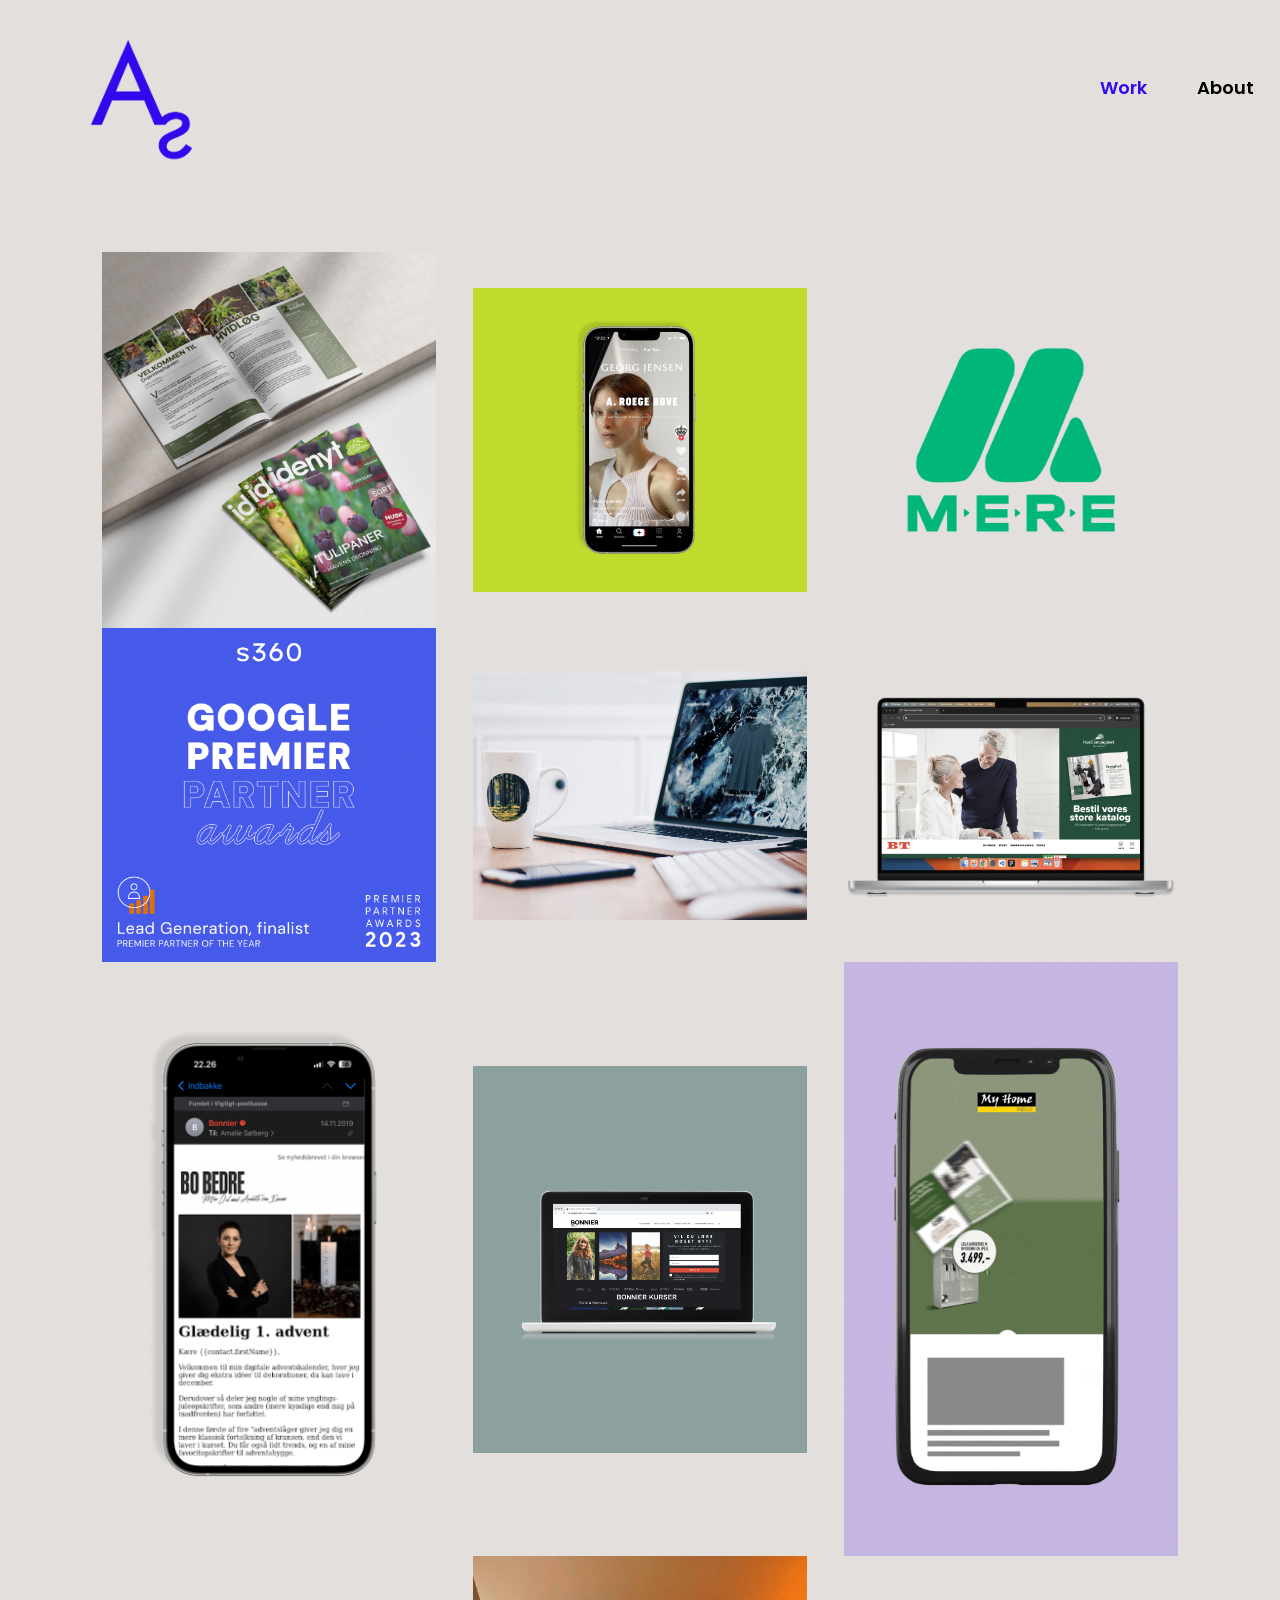
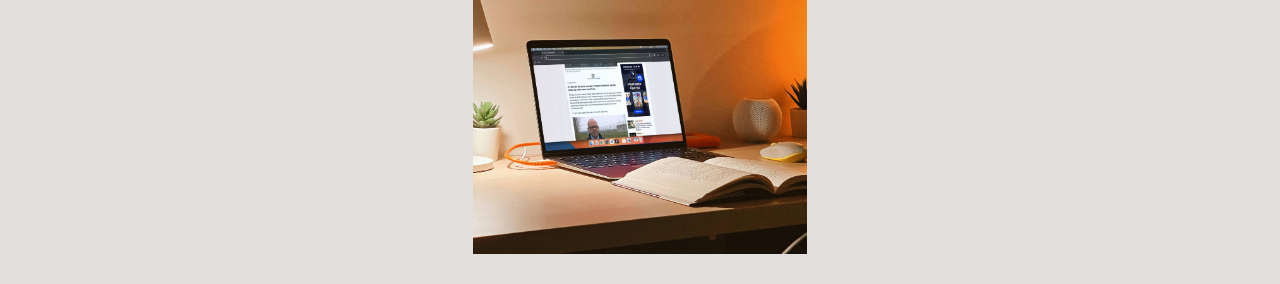
<file: index.html>
<!DOCTYPE html>
<html lang="en" >
<head>
  <meta charset="UTF-8">
  <meta name="viewport" content="width=device-width, initial-scale=1.0, minimum-scale=1.0">
  <title>Amalie Sølberg</title>
  <link rel="icon" href="img/fav.png" sizes="16x16" type="image/png">
  <link rel="stylesheet" href="https://maxcdn.bootstrapcdn.com/font-awesome/4.6.3/css/font-awesome.min.css">
<link rel="stylesheet" href="./styling.css">
<link rel="stylesheet" href="https://www.w3schools.com/w3css/4/w3.css">
<link rel="preconnect" href="https://fonts.gstatic.com">
<link rel="preconnect" href="https://fonts.googleapis.com">
<link rel="preconnect" href="https://fonts.gstatic.com" crossorigin>
<link href="https://fonts.googleapis.com/css2?family=Poppins:ital,wght@0,100;0,200;0,300;0,400;0,500;0,600;0,700;0,800;0,900;1,100;1,200;1,300;1,400;1,500;1,600;1,700;1,800;1,900&display=swap" rel="stylesheet">

</head>
<body>
<!-- partial:index.partial.html -->
<div class="nav-right visible-xs">
  <div class="button" id="btn">
    <div class="bar top"></div>
    <div class="bar middle"></div>
    <div class="bar bottom"></div>
  </div>
</div>
<!-- nav-right -->
<main>

  <div id="bar-top">
  <a href="index.html">
  <img id="logotops" src="img/logo-blue.png" alt="">
  </a>

  <div id="desk-nav">
    <h3 id="activepage">Work</h3>
    <h3><a href="about.html">About</a></h3>
  </div>

</div>
   
  <!--1 starter-->
  <div class="column">

    <div class="container">
      <div class="content">
        <a href="./drommehaven.html">
          <div class="content-overlay"></div>
          <img class="content-image" src="img/dromehaven.jpg" alt="">
          <div class="content-details fadeIn-bottom">
            <h3 class="content-title">Drømmehaven</h3>
            <p class="content-text">visual identity, layout, video, mail</p>
          </div>
        </a>
      </div>
    </div>
  
      <div class="container">
        <div class="content">
          <a href="./gj.html">
            <div class="content-overlay"></div>
            <img class="content-image" src="img/gj.jpg" alt="">
            <div class="content-details fadeIn-bottom">
              <h3 class="content-title">Georg Jensen</h3>
              <p class="content-text">video editing</p>
            </div>
          </a>
        </div>
      </div>
  
      <div class="container">
        <div class="content">
          <a href="./mere.html">
            <div class="content-overlay"></div>
            <img class="content-image" src="img/mere.png" alt="">
            <div class="content-details fadeIn-bottom">
              <h3 class="content-title">mere</h3>
              <p class="content-text">logo</p>
            </div>
          </a>
        </div>
      </div>
  
      <div class="container">
        <div class="content">
          <a href="./s360.html">
            <div class="content-overlay"></div>
            <img class="content-image" src="img/s360.gif" alt="">
            <div class="content-details fadeIn-bottom">
              <h3 class="content-title">s360</h3>
              <p class="content-text">animation, html5, layout</p>
            </div>
          </a>
        </div>
      </div>
  
      <div class="container">
        <div class="content">
          <a href="./bareen.html">
            <div class="content-overlay"></div>
            <img class="content-image" src="img/bareen.jpg" alt="">
            <div class="content-details fadeIn-bottom">
              <h3 class="content-title">Bareen</h3>
              <p class="content-text">animation</p>
            </div>
          </a>
        </div>
      </div>
  
      <div class="container">
        <div class="content">
          <a href="./hc.html">
            <div class="content-overlay"></div>
            <img class="content-image" src="img/hc.png" alt="">
            <div class="content-details fadeIn-bottom">
              <h3 class="content-title">huscompagniet</h3>
              <p class="content-text">animation, layout</p>
            </div>
          </a>
        </div>
      </div>
  
      <div class="container">
        <div class="content">
          <a href="./minjul.html">
            <div class="content-overlay"></div>
            <img class="content-image" src="img/minjul.png" alt="">
            <div class="content-details fadeIn-bottom">
              <h3 class="content-title">Min jul</h3>
              <p class="content-text">strategy, visual identity, video, layout, mail</p>
            </div>
          </a>
        </div>
      </div>
  
      <div class="container">
        <div class="content">
          <a href="./kurser.html">
            <div class="content-overlay"></div>
            <img class="content-image" src="img/Frame.jpg" alt="">
            <div class="content-details fadeIn-bottom">
              <h3 class="content-title">bonnier kurser</h3>
              <p class="content-text">strategy, visual identity, mockup, prototyping</p>
            </div>
          </a>
        </div>
      </div>
  
      <div class="container">
        <div class="content">
          <a href="./myhome.html">
            <div class="content-overlay"></div>
            <img class="content-image" src="img/myhome.gif" alt="">
            <div class="content-details fadeIn-bottom">
              <h3 class="content-title">Myhome</h3>
              <p class="content-text">animation, layout</p>
            </div>
          </a>
        </div>
      </div>
  
  
      <div class="container">
        <div class="content">
          <a href="./nf.html">
            <div class="content-overlay"></div>
            <img class="content-image" src="img/nf.jpg" alt="">
            <div class="content-details fadeIn-bottom">
              <h3 class="content-title">Nordisk film+</h3>
              <p class="content-text">animation, html5</p>
            </div>
          </a>
        </div>
      </div>
  
  </div>



<!-- MOBIL BAR-->
  <nav>
    <div class="nav-right hidden-xs">
      <div class="button" id="btn">
        <div class="bar top"></div>
        <!--<div class="bar middle"></div>-->
        <div class="bar bottom"></div>
      </div>
    </div>
    <!-- nav-right -->
  </nav>

</main>

<div class="sidebar">
  <ul class="sidebar-list">
    <li class="sidebar-item"><a href="index.html" class="sidebar-anchor1">Work</a></li>
    <li class="sidebar-item"><a href="about.html" class="sidebar-anchor">About</a></li>
  </ul>
</div>
<!-- MOBIL BAR SLUT-->



<!-- partial -->
  <script src='https://cdnjs.cloudflare.com/ajax/libs/jquery/2.2.2/jquery.min.js'></script><script  src="./script.js"></script>

</body>
</html>
</file>
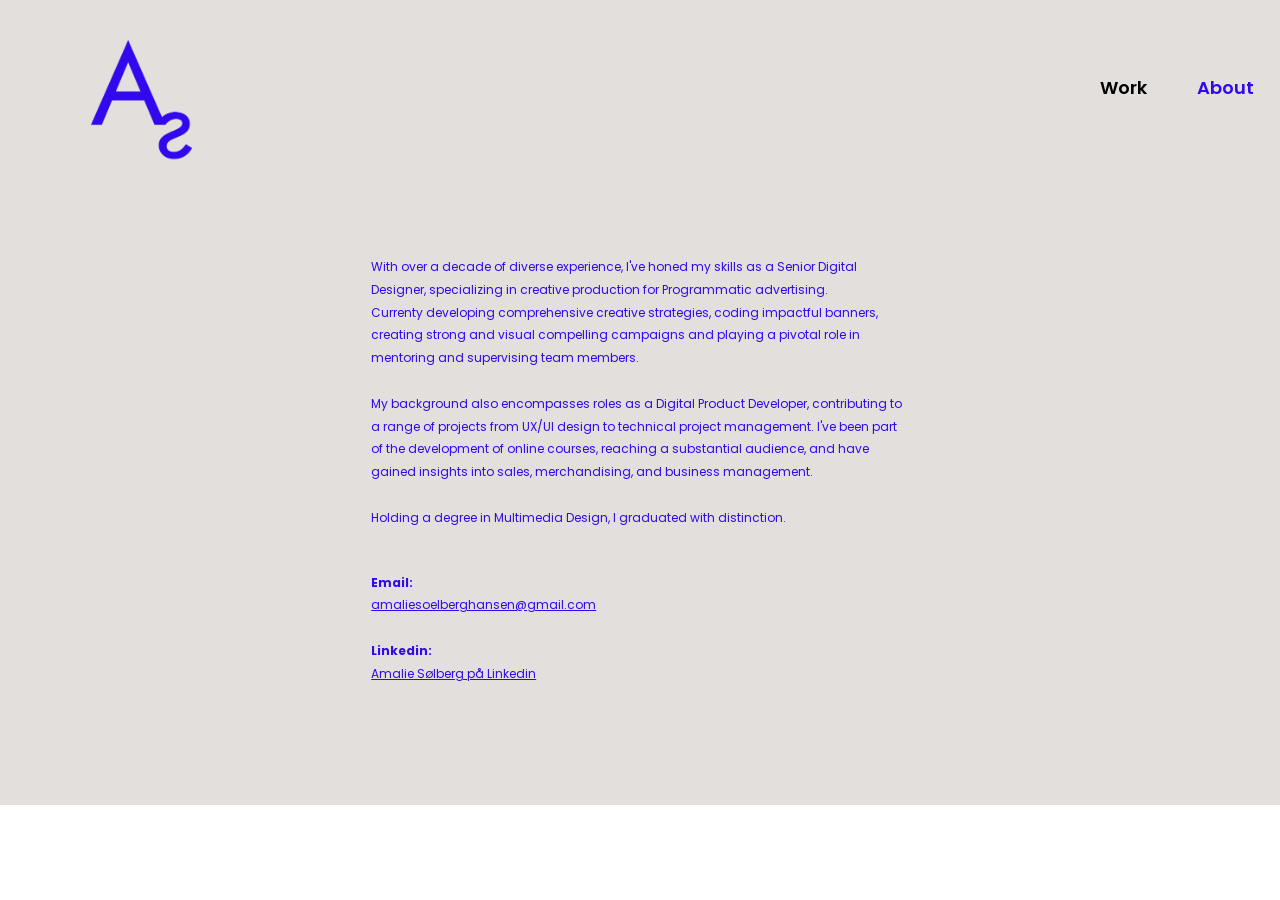
<file: about.html>
<!DOCTYPE html>
<html lang="en" >
<head>
  <meta charset="UTF-8">
  <meta name="viewport" content="width=device-width, initial-scale=1.0, minimum-scale=1.0">
  <title>Amalie Sølberg</title>
  <link rel="icon" href="img/fav.png" sizes="16x16" type="image/png">
  <link rel="stylesheet" href="https://maxcdn.bootstrapcdn.com/font-awesome/4.6.3/css/font-awesome.min.css">
<link rel="stylesheet" href="./styling.css">
<link rel="stylesheet" href="https://www.w3schools.com/w3css/4/w3.css">
<link rel="preconnect" href="https://fonts.gstatic.com">
<link href="https://fonts.googleapis.com/css2?family=Poppins:ital,wght@0,100;0,200;0,300;0,400;0,500;0,600;0,700;0,800;0,900;1,100;1,200;1,300;1,400;1,500;1,600;1,700;1,800;1,900&display=swap" rel="stylesheet">

</head>
<body>
<!-- partial:index.partial.html -->
<div class="nav-right visible-xs">
  <div class="button" id="btn">
    <div class="bar top"></div>
    <div class="bar middle"></div>
    <div class="bar bottom"></div>
  </div>
</div>
<!-- nav-right -->
<main>

  <div id="bar-top">
  <a href="index.html">
  <img id="logotops" src="img/logo-blue.png" alt="">
  </a>

  <div id="desk-nav">
    <h3><a href="index.html">Work</a></h3>
    <h3 id="activepage"><a href="about.html">About</a></h3>
  </div>

</div>
 
<div id="client-info">

<p>
  With over a decade of diverse experience, I've honed my skills as a Senior Digital Designer, specializing in creative production for Programmatic advertising. <br>

Currenty developing comprehensive creative strategies, coding impactful banners, creating strong and visual compelling campaigns and playing a pivotal role in mentoring and supervising team members. 
<br><br>
My background also encompasses roles as a Digital Product Developer, contributing to a range of projects from UX/UI design to technical project management. 

I've been part of the development of online courses, reaching a substantial audience, and have gained insights into sales, merchandising, and business management. 

<br><br>
Holding a degree in Multimedia Design, I graduated with distinction. 
</p>

  <p>

  <b>Email:</b> <br><a href = "mailto: amaliesoelberghansen@gmail.com" id="mailtil">amaliesoelberghansen@gmail.com</a><br><br>
  <b>Linkedin:</b> <br><a href ="https://dk.linkedin.com/in/amalies%C3%B8lberg" id="mailtil">Amalie Sølberg på Linkedin</a>

</p>
</div>



<!-- MOBIL BAR-->
  <nav>
    <div class="nav-right hidden-xs">
      <div class="button" id="btn">
        <div class="bar top"></div>
        <!--<div class="bar middle"></div>-->
        <div class="bar bottom"></div>
      </div>
    </div>
    <!-- nav-right -->
  </nav>

</main>

<div class="sidebar">
  <ul class="sidebar-list">
    <li class="sidebar-item"><a href="index.html" class="sidebar-anchor1">Work</a></li>
    <li class="sidebar-item"><a href="prototyping.html" class="sidebar-anchor">Contact</a></li>
  </ul>
</div>
<!-- MOBIL BAR SLUT-->



<!-- partial -->
  <script src='https://cdnjs.cloudflare.com/ajax/libs/jquery/2.2.2/jquery.min.js'></script><script  src="./script.js"></script>

</body>
</html>
</file>
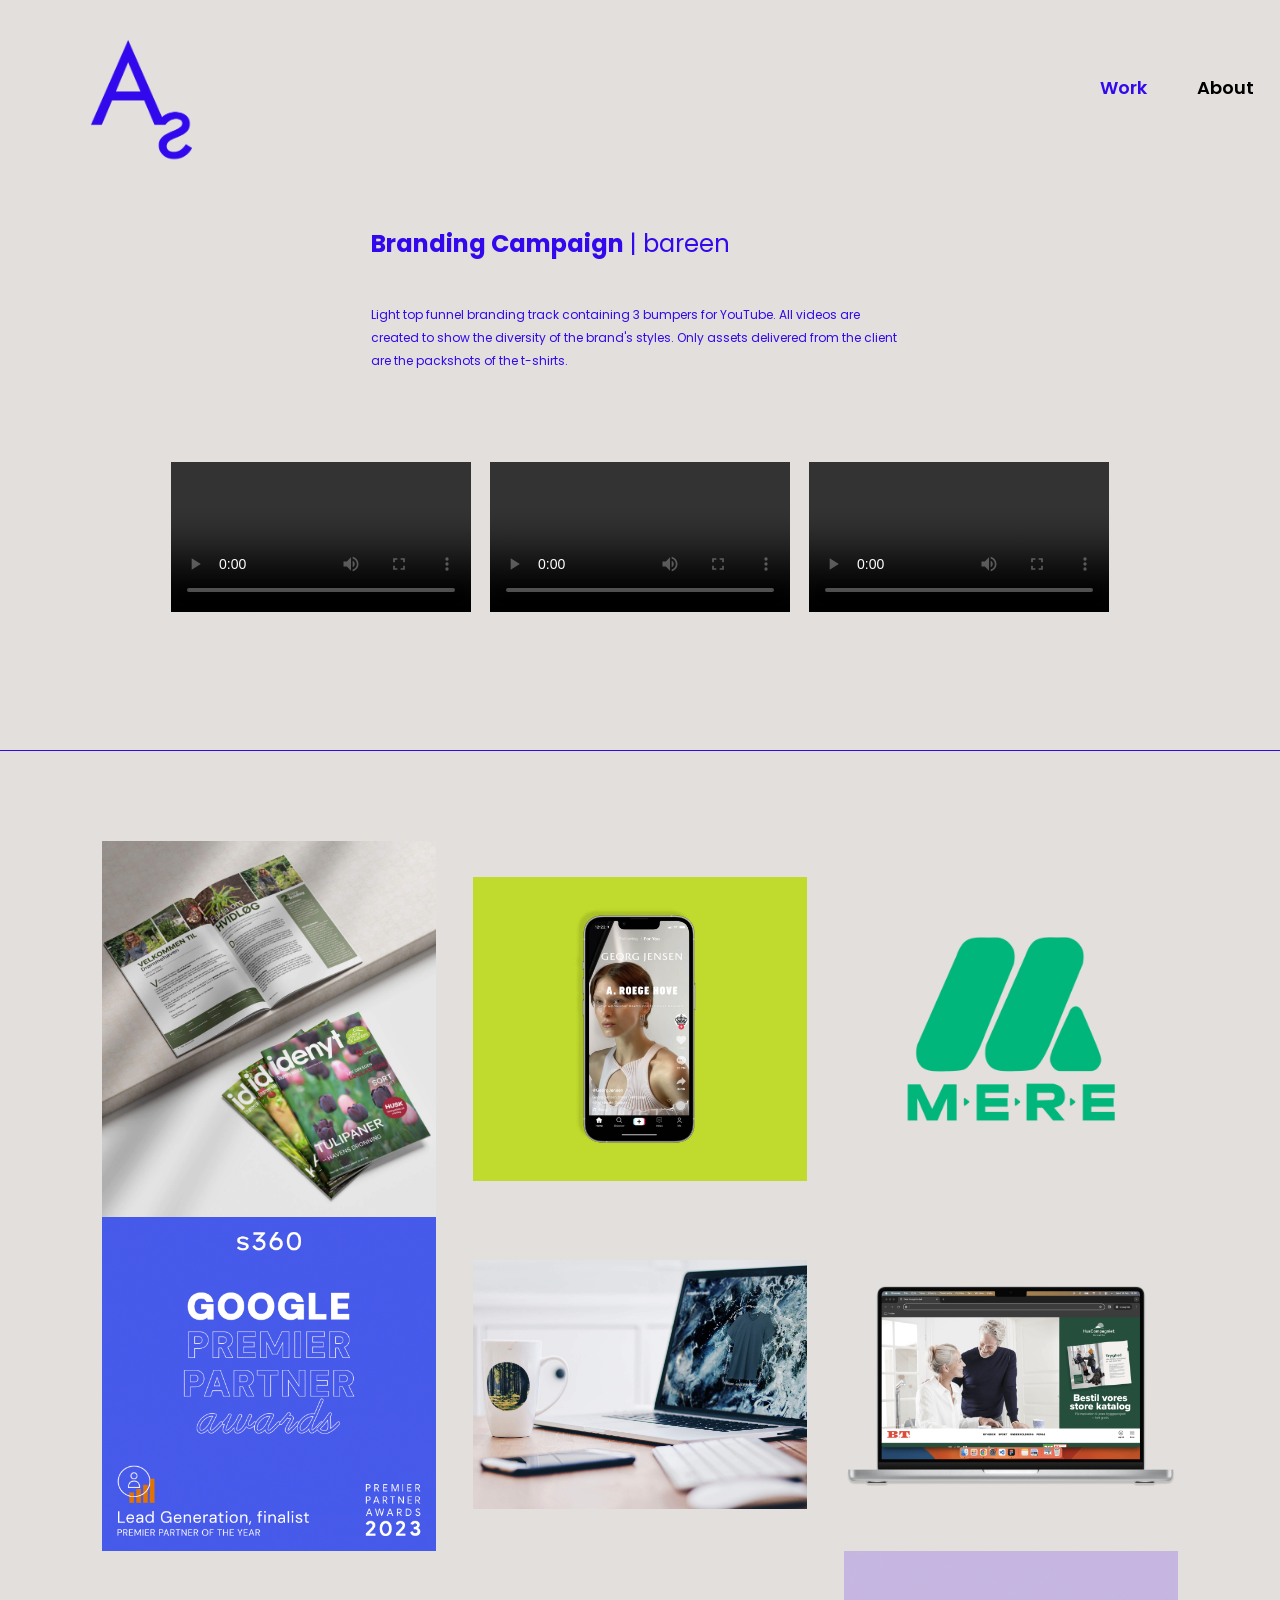
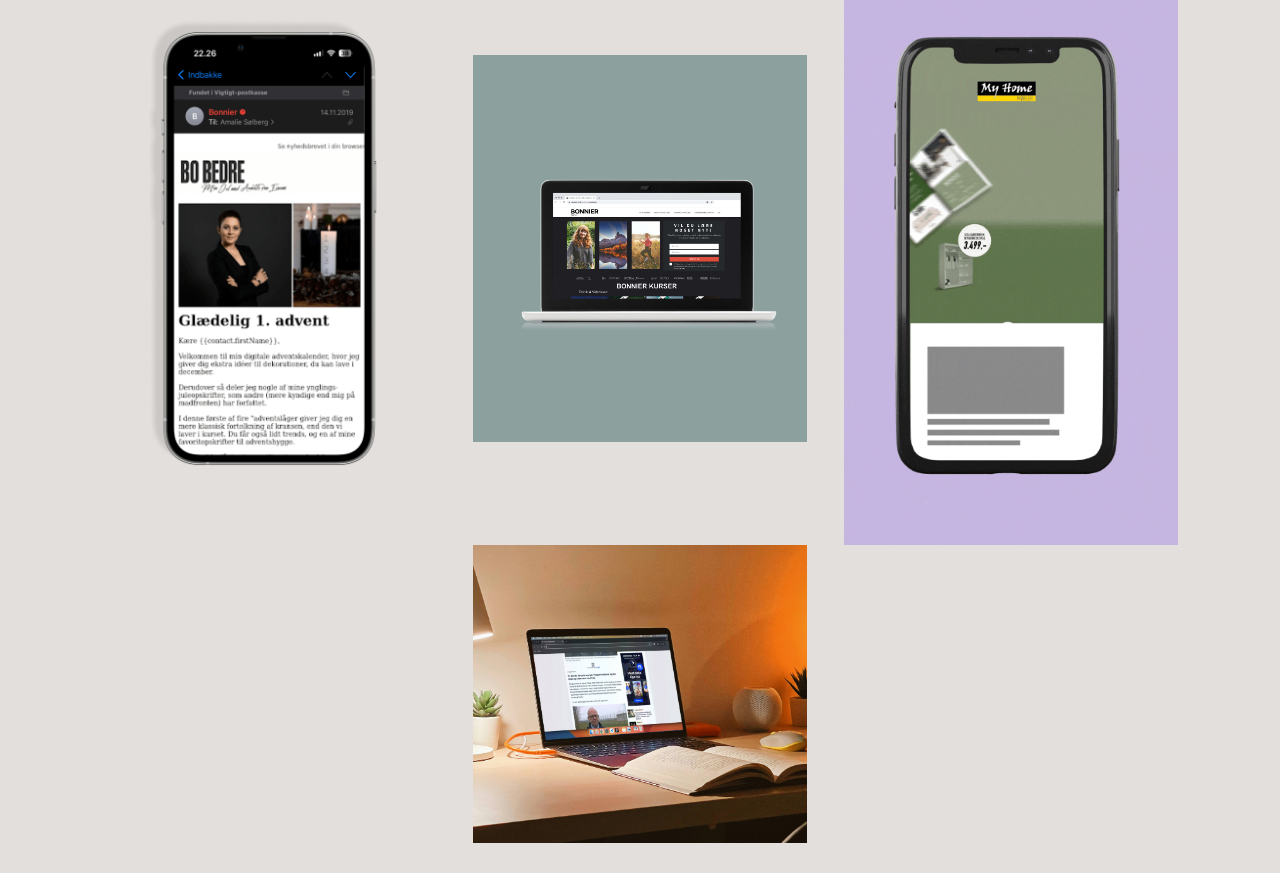
<file: bareen.html>
<!DOCTYPE html>
<html lang="en" >
<head>
  <meta charset="UTF-8">
  <meta name="viewport" content="width=device-width, initial-scale=1.0, minimum-scale=1.0">
  <title>Amalie Sølberg</title>
  <link rel="icon" href="img/fav.png" sizes="16x16" type="image/png">
  <link rel="stylesheet" href="https://maxcdn.bootstrapcdn.com/font-awesome/4.6.3/css/font-awesome.min.css">
<link rel="stylesheet" href="./styling.css">
<link rel="stylesheet" href="https://www.w3schools.com/w3css/4/w3.css">
<link rel="preconnect" href="https://fonts.gstatic.com">
<link href="https://fonts.googleapis.com/css2?family=Poppins:ital,wght@0,100;0,200;0,300;0,400;0,500;0,600;0,700;0,800;0,900;1,100;1,200;1,300;1,400;1,500;1,600;1,700;1,800;1,900&display=swap" rel="stylesheet">

</head>
<body>
<!-- partial:index.partial.html -->
<div class="nav-right visible-xs">
  <div class="button" id="btn">
    <div class="bar top"></div>
    <div class="bar middle"></div>
    <div class="bar bottom"></div>
  </div>
</div>
<!-- nav-right -->
<main>

  <div id="bar-top">
  <a href="index.html">
  <img id="logotops" src="img/logo-blue.png" alt="">
  </a>

  <div id="desk-nav">
    <h3 id="activepage"> <a href="index.html">Work</a></h3>
    <h3><a href="about.html">About</a></h3>
  </div>

</div>
 
<div id="client-info">
<h3><b>Branding Campaign</b> | bareen</h3>

<p>Light top funnel branding track containing 3 bumpers for YouTube. All videos are created to show the diversity of the brand's styles.

  Only assets delivered from the client are the packshots of the t-shirts.
</p>
</div>

<div id="client-container">

  <video controls>
    <source src="./Cases/bareen/Bumper_1.mp4" type="video/mp4" style="width:100%">
  </video>

  <video controls>
    <source src="./Cases/bareen/Bumper_2.mp4" type="video/mp4" style="width:100%">
  </video>

  <video controls>
    <source src="./Cases/bareen/Bumper_3.mp4" type="video/mp4" style="width:100%">
  </video>


</div>

<hr>


  
  <div class="column">

    <div class="container">
      <div class="content">
        <a href="./drommehaven.html">
          <div class="content-overlay"></div>
          <img class="content-image" src="img/dromehaven.jpg" alt="">
          <div class="content-details fadeIn-bottom">
            <h3 class="content-title">Drømmehaven</h3>
            <p class="content-text">visual identity, layout, video, mail</p>
          </div>
        </a>
      </div>
    </div>
  
      <div class="container">
        <div class="content">
          <a href="./gj.html">
            <div class="content-overlay"></div>
            <img class="content-image" src="img/gj.jpg" alt="">
            <div class="content-details fadeIn-bottom">
              <h3 class="content-title">Georg Jensen</h3>
              <p class="content-text">video editing</p>
            </div>
          </a>
        </div>
      </div>
  
      <div class="container">
        <div class="content">
          <a href="./mere.html">
            <div class="content-overlay"></div>
            <img class="content-image" src="img/mere.png" alt="">
            <div class="content-details fadeIn-bottom">
              <h3 class="content-title">mere</h3>
              <p class="content-text">logo</p>
            </div>
          </a>
        </div>
      </div>
  
      <div class="container">
        <div class="content">
          <a href="./s360.html">
            <div class="content-overlay"></div>
            <img class="content-image" src="img/s360.gif" alt="">
            <div class="content-details fadeIn-bottom">
              <h3 class="content-title">s360</h3>
              <p class="content-text">animation, html5, layout</p>
            </div>
          </a>
        </div>
      </div>
  
      <div class="container">
        <div class="content">
          <a href="./bareen.html">
            <div class="content-overlay"></div>
            <img class="content-image" src="img/bareen.jpg" alt="">
            <div class="content-details fadeIn-bottom">
              <h3 class="content-title">Bareen</h3>
              <p class="content-text">animation</p>
            </div>
          </a>
        </div>
      </div>
  
      <div class="container">
        <div class="content">
          <a href="./hc.html">
            <div class="content-overlay"></div>
            <img class="content-image" src="img/hc.png" alt="">
            <div class="content-details fadeIn-bottom">
              <h3 class="content-title">huscompagniet</h3>
              <p class="content-text">animation, layout</p>
            </div>
          </a>
        </div>
      </div>
  
      <div class="container">
        <div class="content">
          <a href="./minjul.html">
            <div class="content-overlay"></div>
            <img class="content-image" src="img/minjul.png" alt="">
            <div class="content-details fadeIn-bottom">
              <h3 class="content-title">Min jul</h3>
              <p class="content-text">strategy, visual identity, video, layout, mail</p>
            </div>
          </a>
        </div>
      </div>
  
      <div class="container">
        <div class="content">
          <a href="./kurser.html">
            <div class="content-overlay"></div>
            <img class="content-image" src="img/Frame.jpg" alt="">
            <div class="content-details fadeIn-bottom">
              <h3 class="content-title">bonnier kurser</h3>
              <p class="content-text">strategy, visual identity, mockup, prototyping</p>
            </div>
          </a>
        </div>
      </div>
  
      <div class="container">
        <div class="content">
          <a href="./myhome.html">
            <div class="content-overlay"></div>
            <img class="content-image" src="img/myhome.gif" alt="">
            <div class="content-details fadeIn-bottom">
              <h3 class="content-title">Myhome</h3>
              <p class="content-text">animation, layout</p>
            </div>
          </a>
        </div>
      </div>
  
  
      <div class="container">
        <div class="content">
          <a href="./nf.html">
            <div class="content-overlay"></div>
            <img class="content-image" src="img/nf.jpg" alt="">
            <div class="content-details fadeIn-bottom">
              <h3 class="content-title">Nordisk film+</h3>
              <p class="content-text">animation, html5</p>
            </div>
          </a>
        </div>
      </div>
  
  </div>
<!--1 slutter-->


<!-- MOBIL BAR-->
  <nav>
    <div class="nav-right hidden-xs">
      <div class="button" id="btn">
        <div class="bar top"></div>
        <!--<div class="bar middle"></div>-->
        <div class="bar bottom"></div>
      </div>
    </div>
    <!-- nav-right -->
  </nav>

</main>

<div class="sidebar">
  <ul class="sidebar-list">
    <li class="sidebar-item"><a href="index.html" class="sidebar-anchor1">Work</a></li>
    <li class="sidebar-item"><a href="about.html" class="sidebar-anchor">About</a></li>
  </ul>
</div>
<!-- MOBIL BAR SLUT-->



<!-- partial -->
  <script src='https://cdnjs.cloudflare.com/ajax/libs/jquery/2.2.2/jquery.min.js'></script><script  src="./script.js"></script>

</body>
</html>
</file>
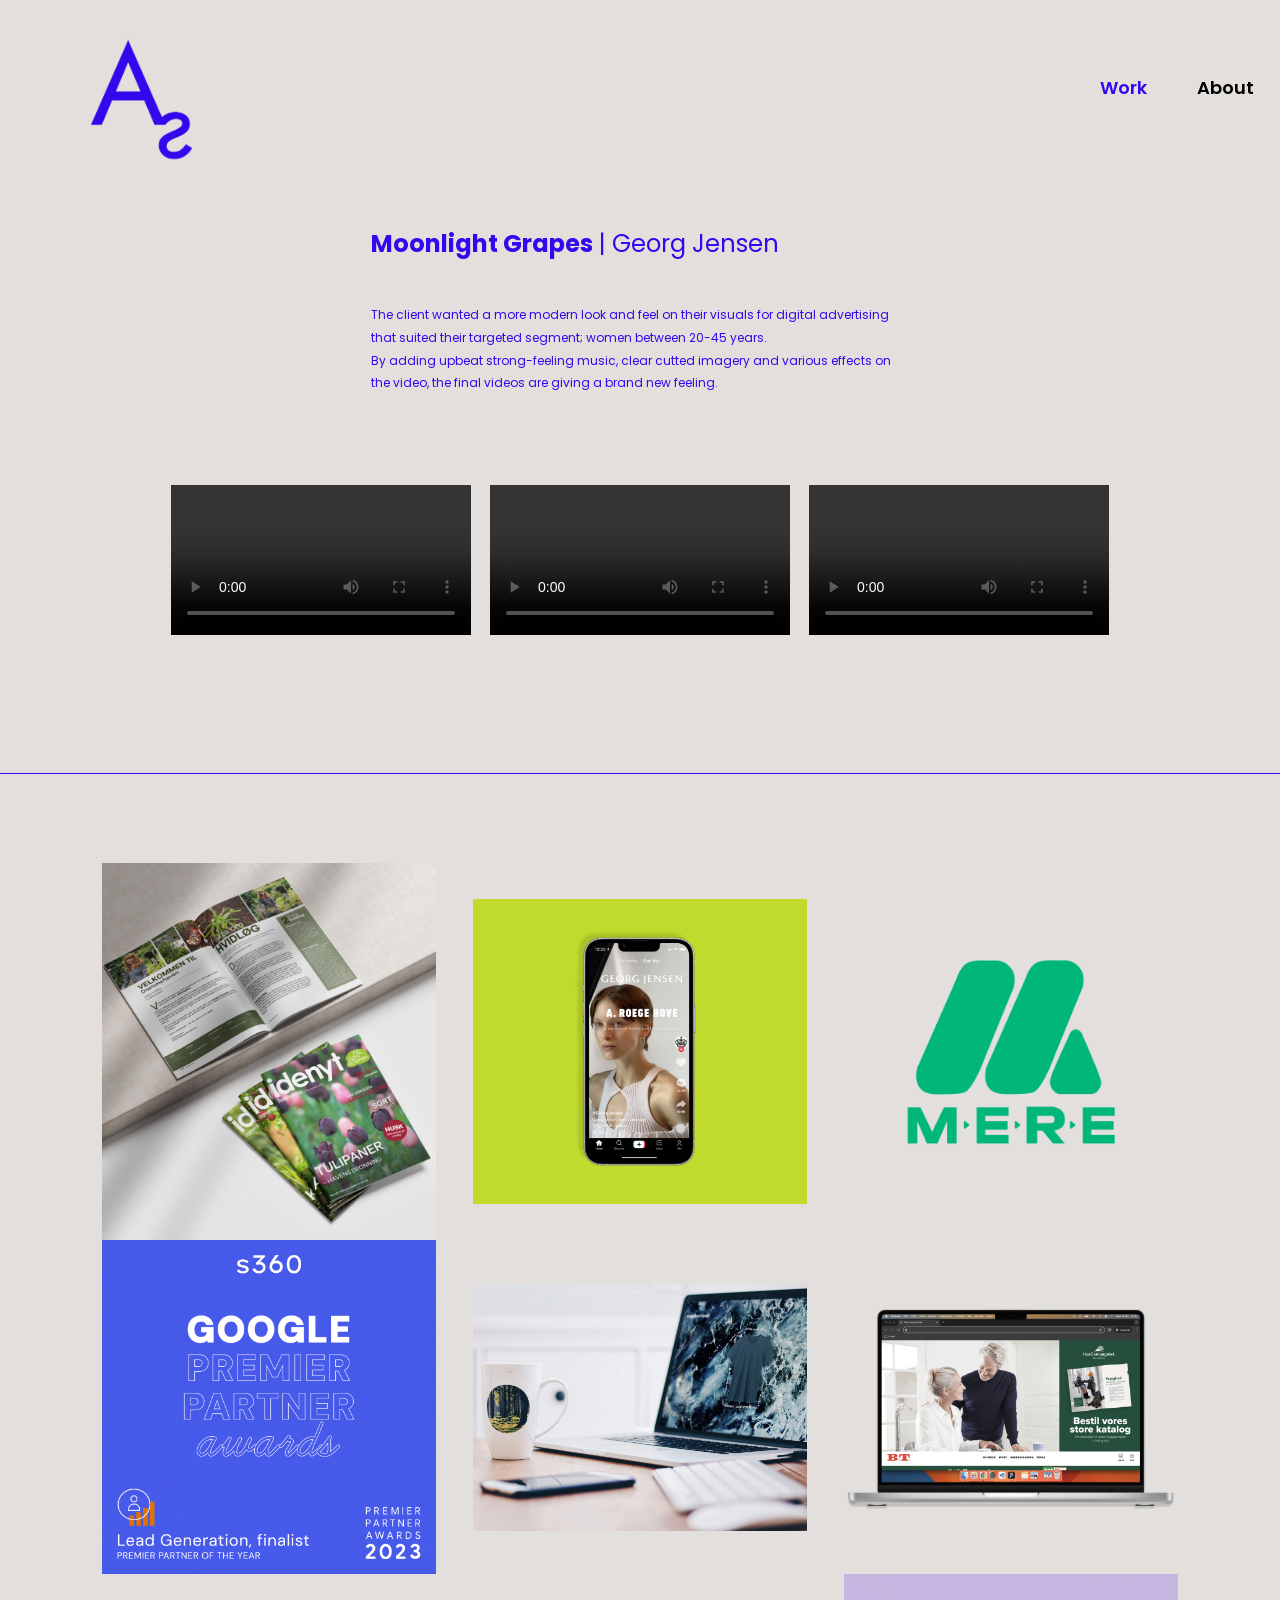
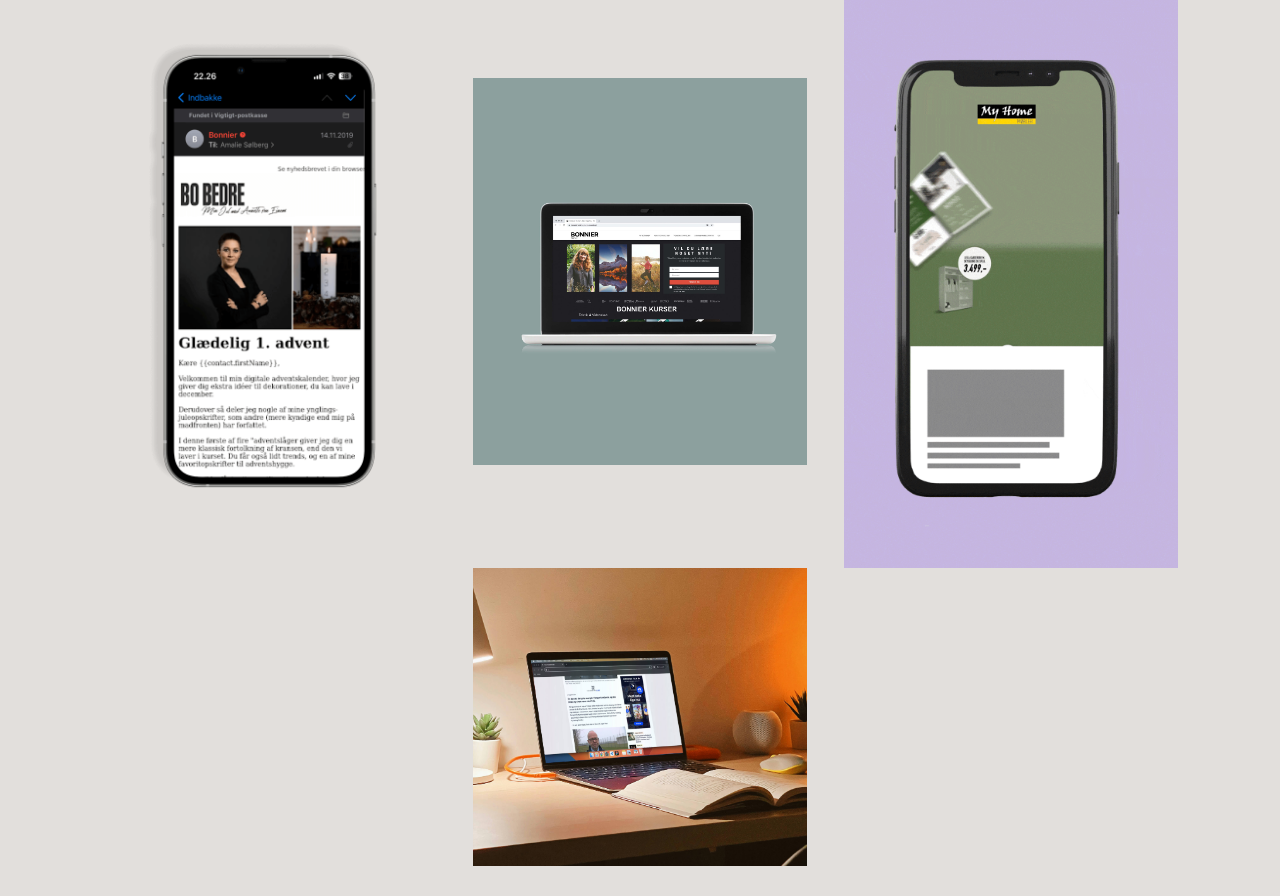
<file: gj.html>
<!DOCTYPE html>
<html lang="en" >
<head>
  <meta charset="UTF-8">
  <meta name="viewport" content="width=device-width, initial-scale=1.0, minimum-scale=1.0">
  <title>Amalie Sølberg</title>
  <link rel="icon" href="img/fav.png" sizes="16x16" type="image/png">
  <link rel="stylesheet" href="https://maxcdn.bootstrapcdn.com/font-awesome/4.6.3/css/font-awesome.min.css">
<link rel="stylesheet" href="./styling.css">
<link rel="stylesheet" href="https://www.w3schools.com/w3css/4/w3.css">
<link rel="preconnect" href="https://fonts.gstatic.com">
<link href="https://fonts.googleapis.com/css2?family=Poppins:ital,wght@0,100;0,200;0,300;0,400;0,500;0,600;0,700;0,800;0,900;1,100;1,200;1,300;1,400;1,500;1,600;1,700;1,800;1,900&display=swap" rel="stylesheet">

</head>
<body>
<!-- partial:index.partial.html -->
<div class="nav-right visible-xs">
  <div class="button" id="btn">
    <div class="bar top"></div>
    <div class="bar middle"></div>
    <div class="bar bottom"></div>
  </div>
</div>
<!-- nav-right -->
<main>

  <div id="bar-top">
  <a href="index.html">
  <img id="logotops" src="img/logo-blue.png" alt="">
  </a>

  <div id="desk-nav">
    <h3 id="activepage">Work</h3>
    <h3><a href="about.html">About</a></h3>
  </div>

</div>
 
<div id="client-info">
<h3><b>Moonlight Grapes</b> | Georg Jensen</h3>

<p>The client wanted a more modern look and feel on their visuals for digital advertising that suited their targeted segment; women between 20-45 years.
  <br>
  By adding upbeat strong-feeling music, clear cutted imagery and various effects on the video, the final videos are giving a brand new feeling.
</p>
</div>

<div id="client-container">

  <video controls>
    <source src="./Cases/gj/GJ_Version_v1.mp4" type="video/mp4" style="width:100%">
  </video>

  <video controls>
    <source src="./Cases/gj/1080x1920_TikTok.mp4" type="video/mp4" style="width:100%">
  </video>

  <video controls>
    <source src="./Cases/gj/YT_bumper_1920x1080_6sek_s360_(Necklace, brooch, small earring).mp4" type="video/mp4" style="width:100%">
  </video>


</div>

<hr>


  
<div class="column">

  <div class="container">
    <div class="content">
      <a href="./drommehaven.html">
        <div class="content-overlay"></div>
        <img class="content-image" src="img/dromehaven.jpg" alt="">
        <div class="content-details fadeIn-bottom">
          <h3 class="content-title">Drømmehaven</h3>
          <p class="content-text">visual identity, layout, video, mail</p>
        </div>
      </a>
    </div>
  </div>

    <div class="container">
      <div class="content">
        <a href="./gj.html">
          <div class="content-overlay"></div>
          <img class="content-image" src="img/gj.jpg" alt="">
          <div class="content-details fadeIn-bottom">
            <h3 class="content-title">Georg Jensen</h3>
            <p class="content-text">video editing</p>
          </div>
        </a>
      </div>
    </div>

    <div class="container">
      <div class="content">
        <a href="./mere.html">
          <div class="content-overlay"></div>
          <img class="content-image" src="img/mere.png" alt="">
          <div class="content-details fadeIn-bottom">
            <h3 class="content-title">mere</h3>
            <p class="content-text">logo</p>
          </div>
        </a>
      </div>
    </div>

    <div class="container">
      <div class="content">
        <a href="./s360.html">
          <div class="content-overlay"></div>
          <img class="content-image" src="img/s360.gif" alt="">
          <div class="content-details fadeIn-bottom">
            <h3 class="content-title">s360</h3>
            <p class="content-text">animation, html5, layout</p>
          </div>
        </a>
      </div>
    </div>

    <div class="container">
      <div class="content">
        <a href="./bareen.html">
          <div class="content-overlay"></div>
          <img class="content-image" src="img/bareen.jpg" alt="">
          <div class="content-details fadeIn-bottom">
            <h3 class="content-title">Bareen</h3>
            <p class="content-text">animation</p>
          </div>
        </a>
      </div>
    </div>

    <div class="container">
      <div class="content">
        <a href="./hc.html">
          <div class="content-overlay"></div>
          <img class="content-image" src="img/hc.png" alt="">
          <div class="content-details fadeIn-bottom">
            <h3 class="content-title">huscompagniet</h3>
            <p class="content-text">animation, layout</p>
          </div>
        </a>
      </div>
    </div>

    <div class="container">
      <div class="content">
        <a href="./minjul.html">
          <div class="content-overlay"></div>
          <img class="content-image" src="img/minjul.png" alt="">
          <div class="content-details fadeIn-bottom">
            <h3 class="content-title">Min jul</h3>
            <p class="content-text">strategy, visual identity, video, layout, mail</p>
          </div>
        </a>
      </div>
    </div>

    <div class="container">
      <div class="content">
        <a href="./kurser.html">
          <div class="content-overlay"></div>
          <img class="content-image" src="img/Frame.jpg" alt="">
          <div class="content-details fadeIn-bottom">
            <h3 class="content-title">bonnier kurser</h3>
            <p class="content-text">strategy, visual identity, mockup, prototyping</p>
          </div>
        </a>
      </div>
    </div>

    <div class="container">
      <div class="content">
        <a href="./myhome.html">
          <div class="content-overlay"></div>
          <img class="content-image" src="img/myhome.gif" alt="">
          <div class="content-details fadeIn-bottom">
            <h3 class="content-title">Myhome</h3>
            <p class="content-text">animation, layout</p>
          </div>
        </a>
      </div>
    </div>


    <div class="container">
      <div class="content">
        <a href="./nf.html">
          <div class="content-overlay"></div>
          <img class="content-image" src="img/nf.jpg" alt="">
          <div class="content-details fadeIn-bottom">
            <h3 class="content-title">Nordisk film+</h3>
            <p class="content-text">animation, html5</p>
          </div>
        </a>
      </div>
    </div>

</div>
<!--1 slutter-->


<!-- MOBIL BAR-->
  <nav>
    <div class="nav-right hidden-xs">
      <div class="button" id="btn">
        <div class="bar top"></div>
        <!--<div class="bar middle"></div>-->
        <div class="bar bottom"></div>
      </div>
    </div>
    <!-- nav-right -->
  </nav>

</main>

<div class="sidebar">
  <ul class="sidebar-list">
    <li class="sidebar-item"><a href="index.html" class="sidebar-anchor1">Work</a></li>
    <li class="sidebar-item"><a href="about.html" class="sidebar-anchor">About</a></li>
  </ul>
</div>
<!-- MOBIL BAR SLUT-->



<!-- partial -->
  <script src='https://cdnjs.cloudflare.com/ajax/libs/jquery/2.2.2/jquery.min.js'></script><script  src="./script.js"></script>

</body>
</html>
</file>
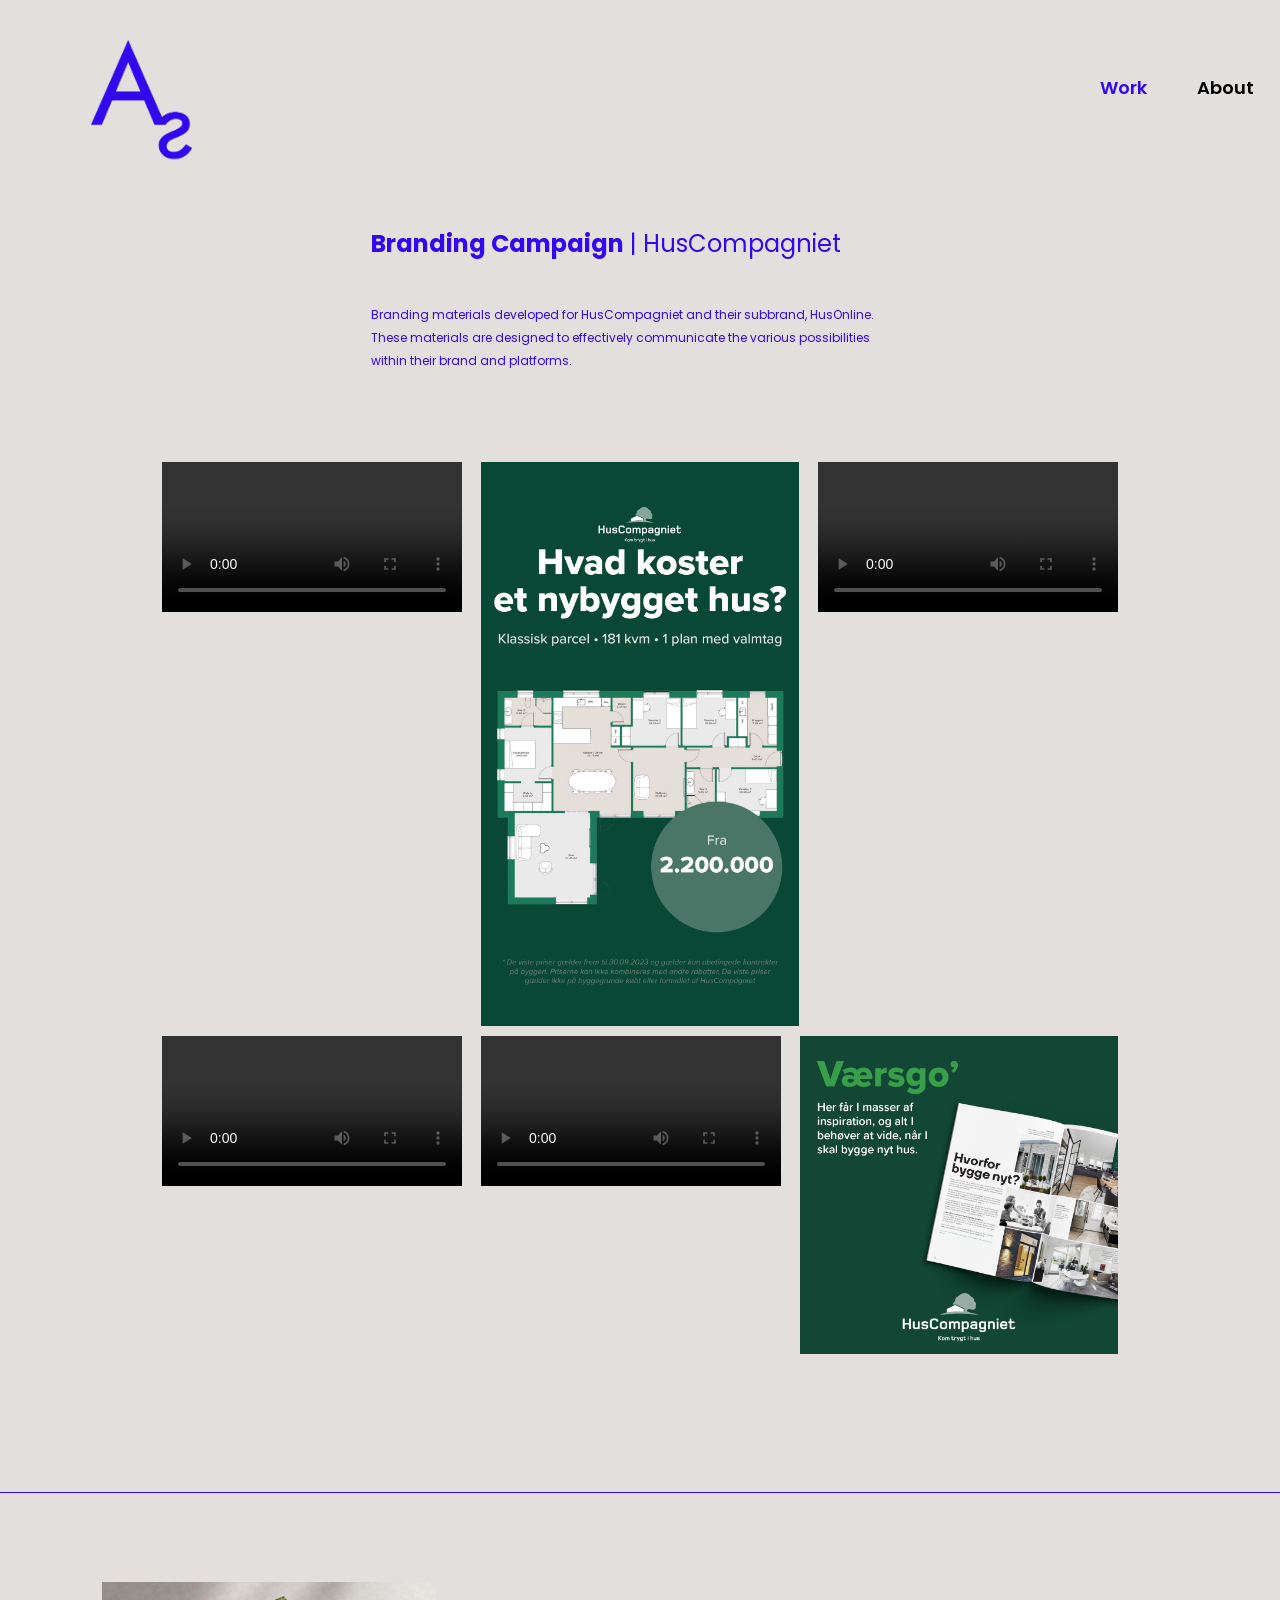
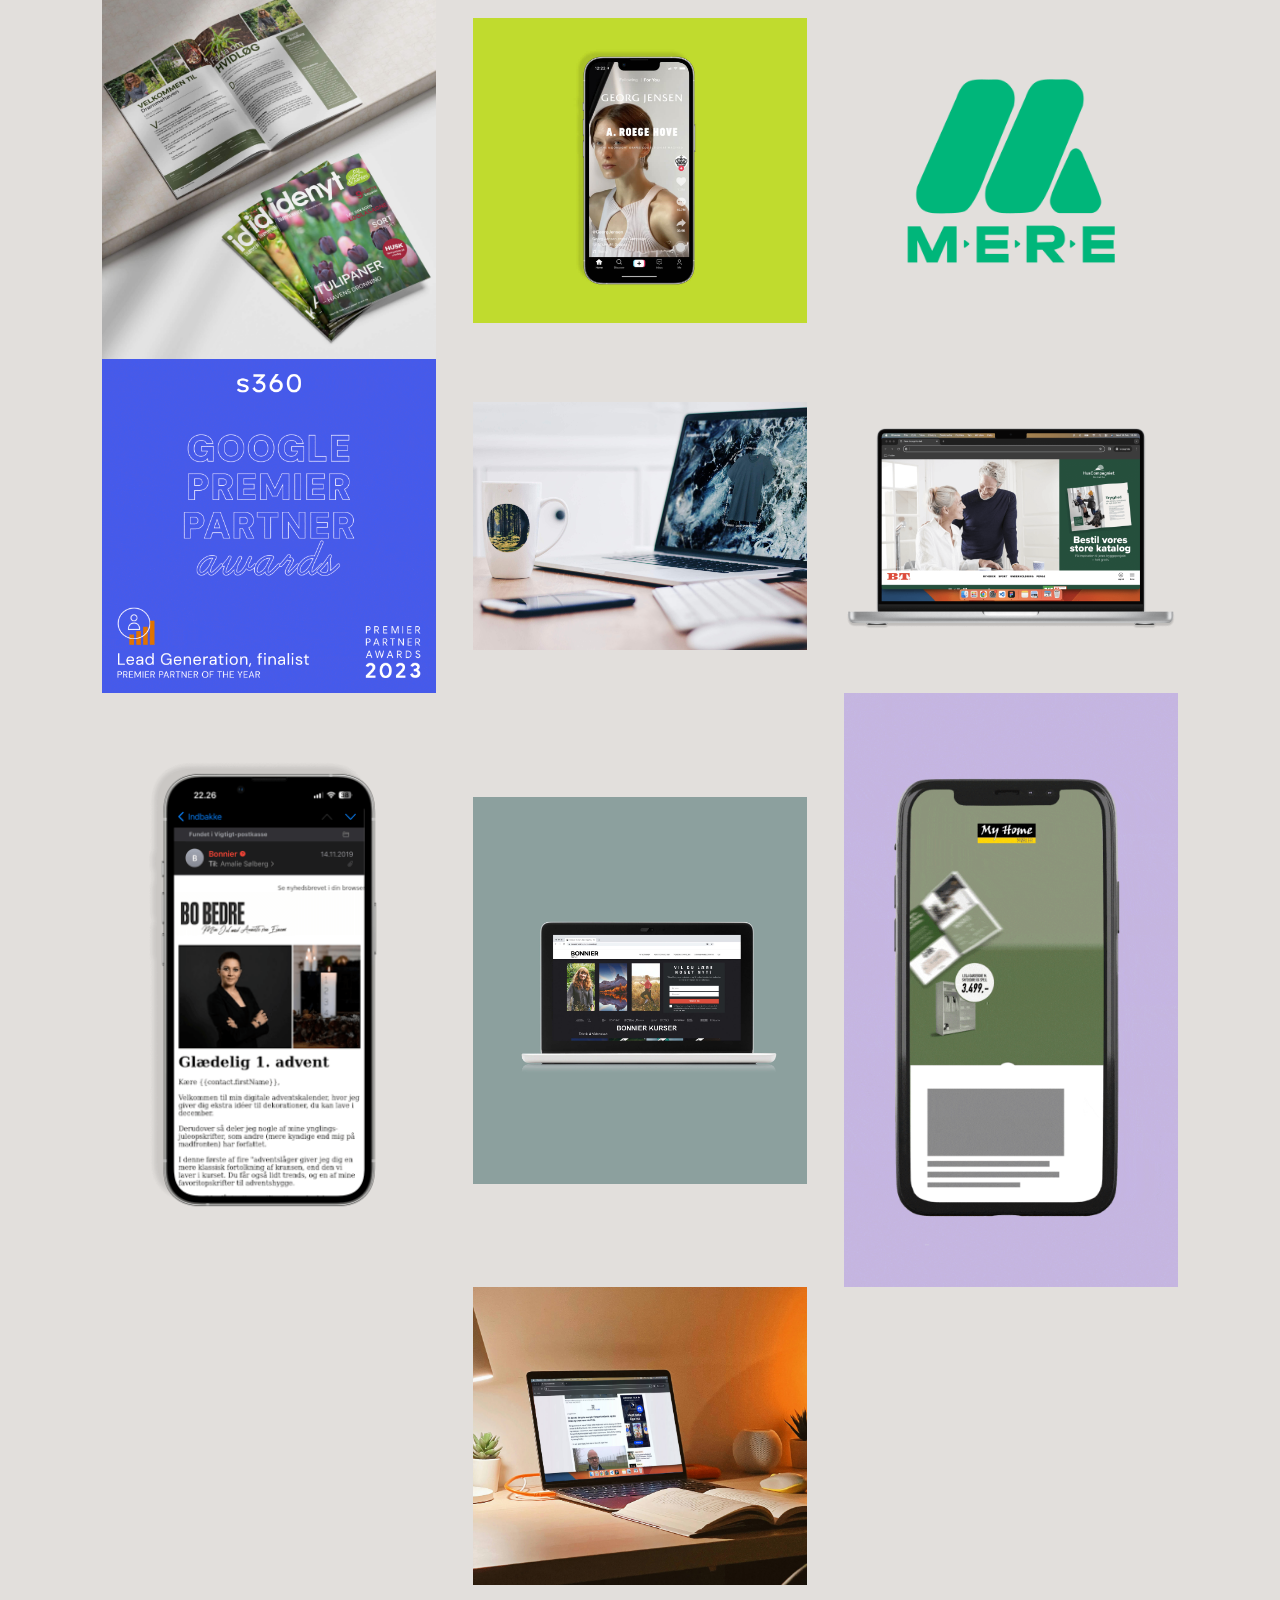
<file: hc.html>
<!DOCTYPE html>
<html lang="en" >
<head>
  <meta charset="UTF-8">
  <meta name="viewport" content="width=device-width, initial-scale=1.0, minimum-scale=1.0">
  <title>Amalie Sølberg</title>
  <link rel="icon" href="img/fav.png" sizes="16x16" type="image/png">
  <link rel="stylesheet" href="https://maxcdn.bootstrapcdn.com/font-awesome/4.6.3/css/font-awesome.min.css">
<link rel="stylesheet" href="./styling.css">
<link rel="stylesheet" href="https://www.w3schools.com/w3css/4/w3.css">
<link rel="preconnect" href="https://fonts.gstatic.com">
<link href="https://fonts.googleapis.com/css2?family=Poppins:ital,wght@0,100;0,200;0,300;0,400;0,500;0,600;0,700;0,800;0,900;1,100;1,200;1,300;1,400;1,500;1,600;1,700;1,800;1,900&display=swap" rel="stylesheet">

</head>
<body>
<!-- partial:index.partial.html -->
<div class="nav-right visible-xs">
  <div class="button" id="btn">
    <div class="bar top"></div>
    <div class="bar middle"></div>
    <div class="bar bottom"></div>
  </div>
</div>
<!-- nav-right -->
<main>

  <div id="bar-top">
  <a href="index.html">
  <img id="logotops" src="img/logo-blue.png" alt="">
  </a>

  <div id="desk-nav">
    <h3 id="activepage">Work</h3>
    <h3><a href="about.html">About</a></h3>
  </div>

</div>
 
<div id="client-info">
<h3><b>Branding Campaign</b> | HusCompagniet</h3>

<p>Branding materials developed for HusCompagniet and their subbrand, HusOnline.<br> These materials are designed to effectively communicate the various possibilities within their brand and platforms.
</p>
</div>

<div id="client-container">

  <video controls>
    <source src="./Cases/hc/1-Meta_1080x1920_(concept 3).mp4" type="video/mp4" style="width:100%">
  </video>

  <img src="./Cases/hc/1080x1920_1.png">
  <video controls>
    <source src="./Cases/hc/2-meta_1080x1350-15sek.mp4" type="video/mp4" style="width:100%">
  </video>
  
  

  <video controls>
    <source src="./Cases/hc/1-Youtube_1920x1080_(concept 4).mp4" type="video/mp4" style="width:100%">
  </video>

  

  <video controls>
    <source src="./Cases/hc/1920x1080_soft v2.mp4" type="video/mp4" style="width:100%">
  </video>

  <img src="./Cases/hc/1_feed.png">

</div>

<hr>


  
<div class="column">

  <div class="container">
    <div class="content">
      <a href="./drommehaven.html">
        <div class="content-overlay"></div>
        <img class="content-image" src="img/dromehaven.jpg" alt="">
        <div class="content-details fadeIn-bottom">
          <h3 class="content-title">Drømmehaven</h3>
          <p class="content-text">visual identity, layout, video, mail</p>
        </div>
      </a>
    </div>
  </div>

    <div class="container">
      <div class="content">
        <a href="./gj.html">
          <div class="content-overlay"></div>
          <img class="content-image" src="img/gj.jpg" alt="">
          <div class="content-details fadeIn-bottom">
            <h3 class="content-title">Georg Jensen</h3>
            <p class="content-text">video editing</p>
          </div>
        </a>
      </div>
    </div>

    <div class="container">
      <div class="content">
        <a href="./mere.html">
          <div class="content-overlay"></div>
          <img class="content-image" src="img/mere.png" alt="">
          <div class="content-details fadeIn-bottom">
            <h3 class="content-title">mere</h3>
            <p class="content-text">logo</p>
          </div>
        </a>
      </div>
    </div>

    <div class="container">
      <div class="content">
        <a href="./s360.html">
          <div class="content-overlay"></div>
          <img class="content-image" src="img/s360.gif" alt="">
          <div class="content-details fadeIn-bottom">
            <h3 class="content-title">s360</h3>
            <p class="content-text">animation, html5, layout</p>
          </div>
        </a>
      </div>
    </div>

    <div class="container">
      <div class="content">
        <a href="./bareen.html">
          <div class="content-overlay"></div>
          <img class="content-image" src="img/bareen.jpg" alt="">
          <div class="content-details fadeIn-bottom">
            <h3 class="content-title">Bareen</h3>
            <p class="content-text">animation</p>
          </div>
        </a>
      </div>
    </div>

    <div class="container">
      <div class="content">
        <a href="./hc.html">
          <div class="content-overlay"></div>
          <img class="content-image" src="img/hc.png" alt="">
          <div class="content-details fadeIn-bottom">
            <h3 class="content-title">huscompagniet</h3>
            <p class="content-text">animation, layout</p>
          </div>
        </a>
      </div>
    </div>

    <div class="container">
      <div class="content">
        <a href="./minjul.html">
          <div class="content-overlay"></div>
          <img class="content-image" src="img/minjul.png" alt="">
          <div class="content-details fadeIn-bottom">
            <h3 class="content-title">Min jul</h3>
            <p class="content-text">strategy, visual identity, video, layout, mail</p>
          </div>
        </a>
      </div>
    </div>

    <div class="container">
      <div class="content">
        <a href="./kurser.html">
          <div class="content-overlay"></div>
          <img class="content-image" src="img/Frame.jpg" alt="">
          <div class="content-details fadeIn-bottom">
            <h3 class="content-title">bonnier kurser</h3>
            <p class="content-text">strategy, visual identity, mockup, prototyping</p>
          </div>
        </a>
      </div>
    </div>

    <div class="container">
      <div class="content">
        <a href="./myhome.html">
          <div class="content-overlay"></div>
          <img class="content-image" src="img/myhome.gif" alt="">
          <div class="content-details fadeIn-bottom">
            <h3 class="content-title">Myhome</h3>
            <p class="content-text">animation, layout</p>
          </div>
        </a>
      </div>
    </div>


    <div class="container">
      <div class="content">
        <a href="./nf.html">
          <div class="content-overlay"></div>
          <img class="content-image" src="img/nf.jpg" alt="">
          <div class="content-details fadeIn-bottom">
            <h3 class="content-title">Nordisk film+</h3>
            <p class="content-text">animation, html5</p>
          </div>
        </a>
      </div>
    </div>

</div>
<!--1 slutter-->


<!-- MOBIL BAR-->
  <nav>
    <div class="nav-right hidden-xs">
      <div class="button" id="btn">
        <div class="bar top"></div>
        <!--<div class="bar middle"></div>-->
        <div class="bar bottom"></div>
      </div>
    </div>
    <!-- nav-right -->
  </nav>

</main>

<div class="sidebar">
  <ul class="sidebar-list">
    <li class="sidebar-item"><a href="index.html" class="sidebar-anchor1">Work</a></li>
    <li class="sidebar-item"><a href="about.html" class="sidebar-anchor">About</a></li>
  </ul>
</div>
<!-- MOBIL BAR SLUT-->



<!-- partial -->
  <script src='https://cdnjs.cloudflare.com/ajax/libs/jquery/2.2.2/jquery.min.js'></script><script  src="./script.js"></script>

</body>
</html>
</file>
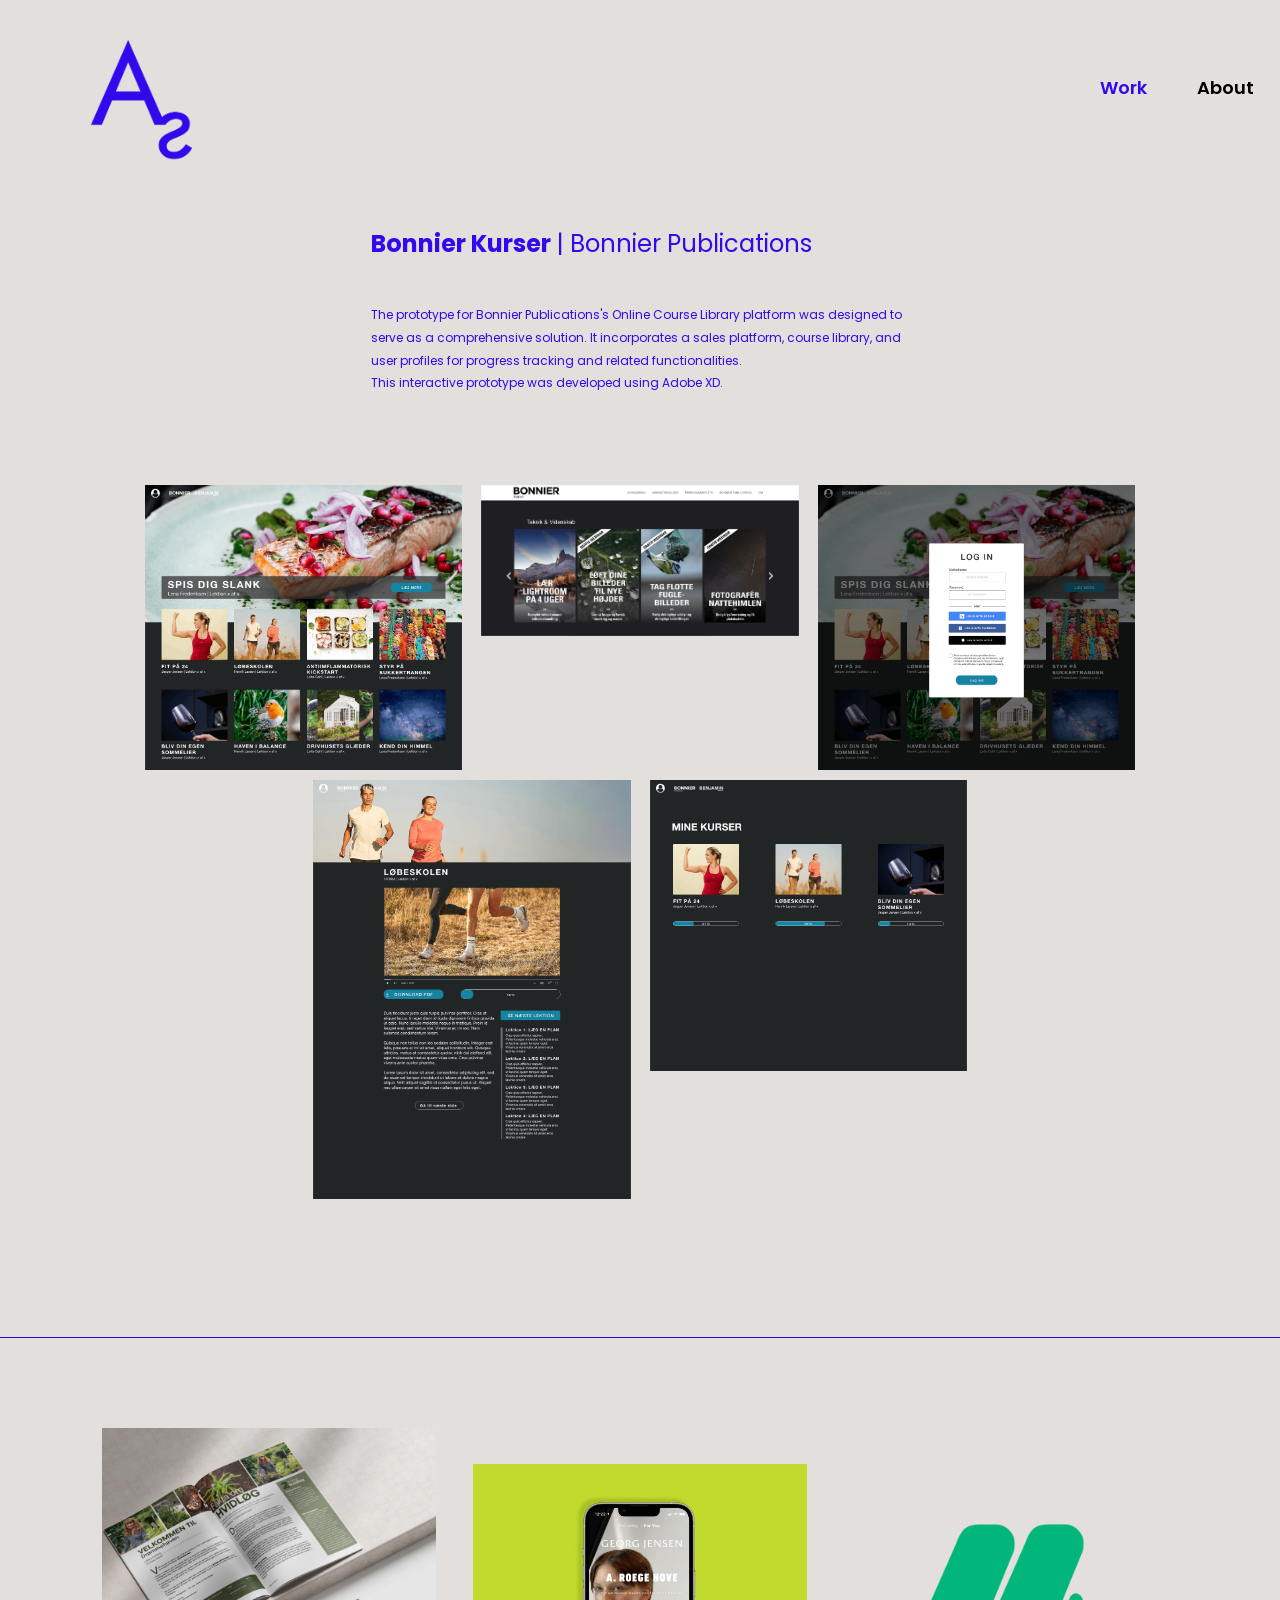
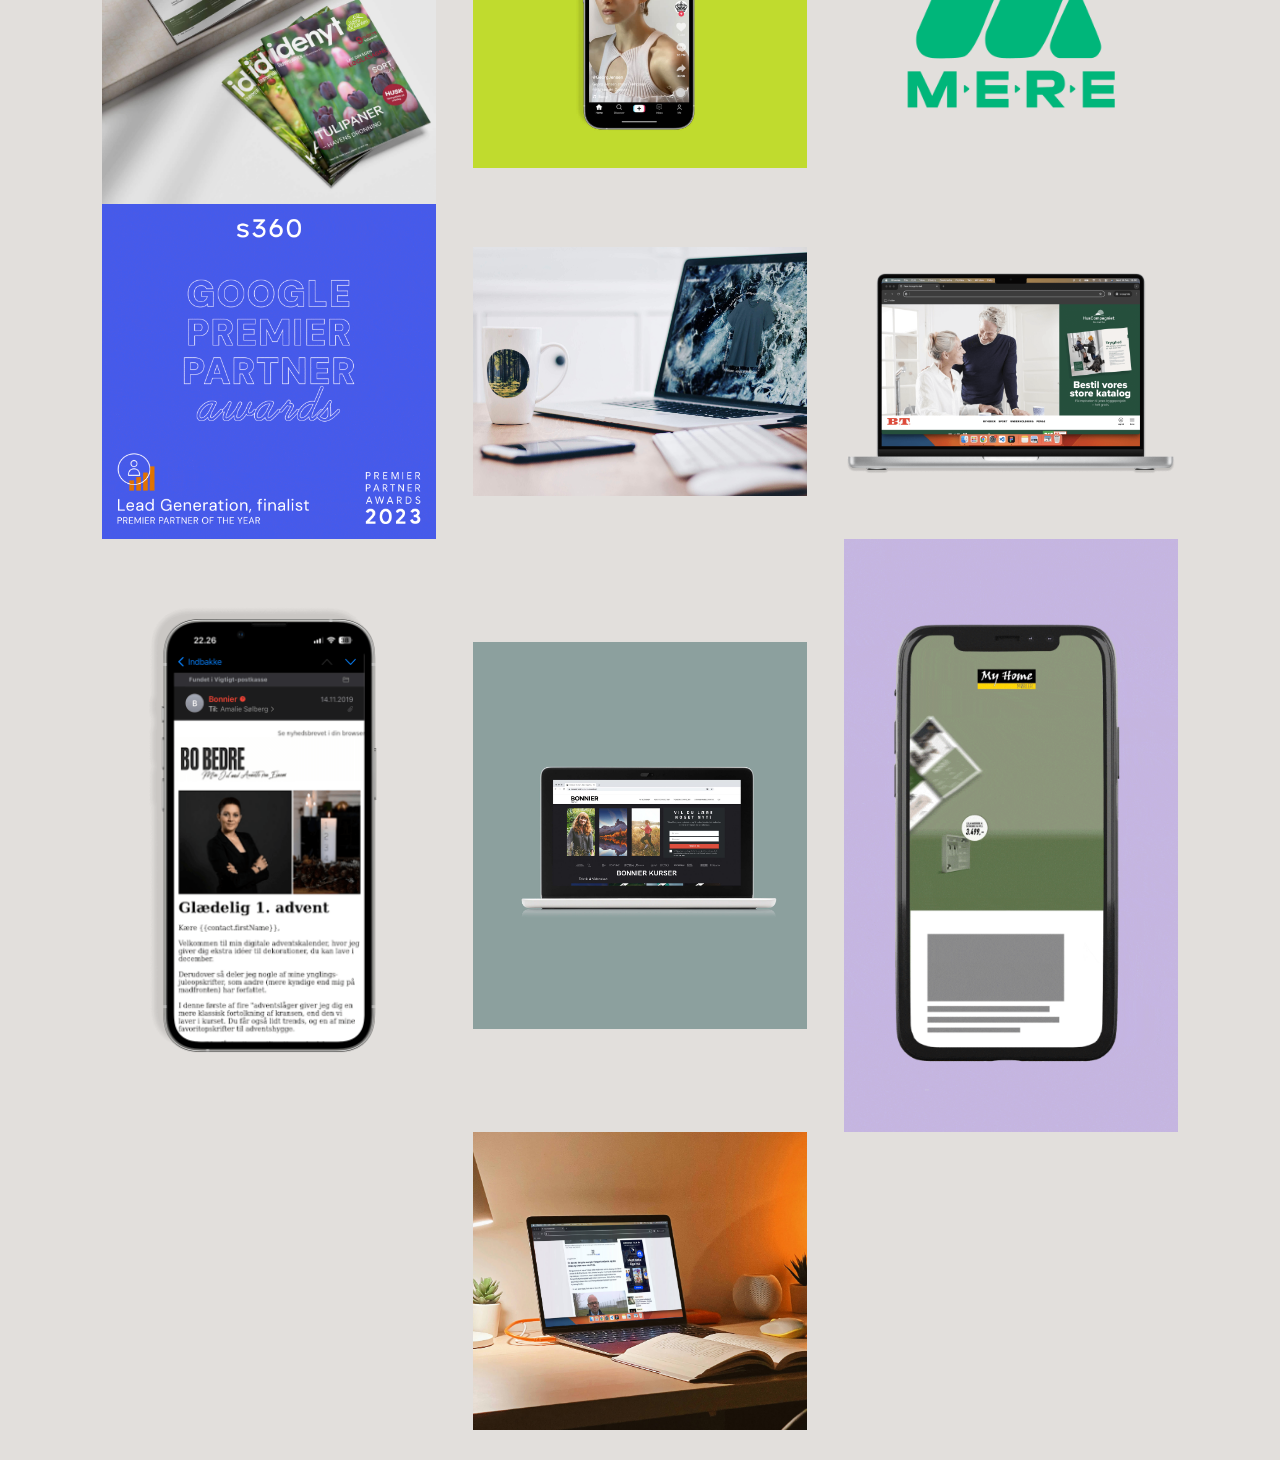
<file: kurser.html>
<!DOCTYPE html>
<html lang="en" >
<head>
  <meta charset="UTF-8">
  <meta name="viewport" content="width=device-width, initial-scale=1.0, minimum-scale=1.0">
  <title>Amalie Sølberg</title>
  <link rel="icon" href="img/fav.png" sizes="16x16" type="image/png">
  <link rel="stylesheet" href="https://maxcdn.bootstrapcdn.com/font-awesome/4.6.3/css/font-awesome.min.css">
<link rel="stylesheet" href="./styling.css">
<link rel="stylesheet" href="https://www.w3schools.com/w3css/4/w3.css">
<link rel="preconnect" href="https://fonts.gstatic.com">
<link href="https://fonts.googleapis.com/css2?family=Poppins:ital,wght@0,100;0,200;0,300;0,400;0,500;0,600;0,700;0,800;0,900;1,100;1,200;1,300;1,400;1,500;1,600;1,700;1,800;1,900&display=swap" rel="stylesheet">

</head>
<body>
<!-- partial:index.partial.html -->
<div class="nav-right visible-xs">
  <div class="button" id="btn">
    <div class="bar top"></div>
    <div class="bar middle"></div>
    <div class="bar bottom"></div>
  </div>
</div>
<!-- nav-right -->
<main>

  <div id="bar-top">
  <a href="index.html">
  <img id="logotops" src="img/logo-blue.png" alt="">
  </a>

  <div id="desk-nav">
    <h3 id="activepage">Work</h3>
    <h3><a href="about.html">About</a></h3>
  </div>

</div>
 
<div id="client-info">
<h3><b>Bonnier Kurser</b> | Bonnier Publications</h3>

<p>The prototype for Bonnier Publications's Online Course Library platform was designed to serve as a comprehensive solution. It incorporates a sales platform, course library, and user profiles for progress tracking and related functionalities. <br>This interactive prototype was developed using Adobe XD.
</p>
</div>

<div id="client-container">

  <img src="./Cases/kurser/3.png">
  <img src="./Cases/kurser/2.png">
  <img src="./Cases/kurser/6.png">
  <img src="./Cases/kurser/5.png">
  <img src="./Cases/kurser/4.png">
  
  

</div>

<hr>


  
<div class="column">

  <div class="container">
    <div class="content">
      <a href="./drommehaven.html">
        <div class="content-overlay"></div>
        <img class="content-image" src="img/dromehaven.jpg" alt="">
        <div class="content-details fadeIn-bottom">
          <h3 class="content-title">Drømmehaven</h3>
          <p class="content-text">visual identity, layout, video, mail</p>
        </div>
      </a>
    </div>
  </div>

    <div class="container">
      <div class="content">
        <a href="./gj.html">
          <div class="content-overlay"></div>
          <img class="content-image" src="img/gj.jpg" alt="">
          <div class="content-details fadeIn-bottom">
            <h3 class="content-title">Georg Jensen</h3>
            <p class="content-text">video editing</p>
          </div>
        </a>
      </div>
    </div>

    <div class="container">
      <div class="content">
        <a href="./mere.html">
          <div class="content-overlay"></div>
          <img class="content-image" src="img/mere.png" alt="">
          <div class="content-details fadeIn-bottom">
            <h3 class="content-title">mere</h3>
            <p class="content-text">logo</p>
          </div>
        </a>
      </div>
    </div>

    <div class="container">
      <div class="content">
        <a href="./s360.html">
          <div class="content-overlay"></div>
          <img class="content-image" src="img/s360.gif" alt="">
          <div class="content-details fadeIn-bottom">
            <h3 class="content-title">s360</h3>
            <p class="content-text">animation, html5, layout</p>
          </div>
        </a>
      </div>
    </div>

    <div class="container">
      <div class="content">
        <a href="./bareen.html">
          <div class="content-overlay"></div>
          <img class="content-image" src="img/bareen.jpg" alt="">
          <div class="content-details fadeIn-bottom">
            <h3 class="content-title">Bareen</h3>
            <p class="content-text">animation</p>
          </div>
        </a>
      </div>
    </div>

    <div class="container">
      <div class="content">
        <a href="./hc.html">
          <div class="content-overlay"></div>
          <img class="content-image" src="img/hc.png" alt="">
          <div class="content-details fadeIn-bottom">
            <h3 class="content-title">huscompagniet</h3>
            <p class="content-text">animation, layout</p>
          </div>
        </a>
      </div>
    </div>

    <div class="container">
      <div class="content">
        <a href="./minjul.html">
          <div class="content-overlay"></div>
          <img class="content-image" src="img/minjul.png" alt="">
          <div class="content-details fadeIn-bottom">
            <h3 class="content-title">Min jul</h3>
            <p class="content-text">strategy, visual identity, video, layout, mail</p>
          </div>
        </a>
      </div>
    </div>

    <div class="container">
      <div class="content">
        <a href="./kurser.html">
          <div class="content-overlay"></div>
          <img class="content-image" src="img/Frame.jpg" alt="">
          <div class="content-details fadeIn-bottom">
            <h3 class="content-title">bonnier kurser</h3>
            <p class="content-text">strategy, visual identity, mockup, prototyping</p>
          </div>
        </a>
      </div>
    </div>

    <div class="container">
      <div class="content">
        <a href="./myhome.html">
          <div class="content-overlay"></div>
          <img class="content-image" src="img/myhome.gif" alt="">
          <div class="content-details fadeIn-bottom">
            <h3 class="content-title">Myhome</h3>
            <p class="content-text">animation, layout</p>
          </div>
        </a>
      </div>
    </div>


    <div class="container">
      <div class="content">
        <a href="./nf.html">
          <div class="content-overlay"></div>
          <img class="content-image" src="img/nf.jpg" alt="">
          <div class="content-details fadeIn-bottom">
            <h3 class="content-title">Nordisk film+</h3>
            <p class="content-text">animation, html5</p>
          </div>
        </a>
      </div>
    </div>

</div>
<!--1 slutter-->


<!-- MOBIL BAR-->
  <nav>
    <div class="nav-right hidden-xs">
      <div class="button" id="btn">
        <div class="bar top"></div>
        <!--<div class="bar middle"></div>-->
        <div class="bar bottom"></div>
      </div>
    </div>
    <!-- nav-right -->
  </nav>

</main>

<div class="sidebar">
  <ul class="sidebar-list">
    <li class="sidebar-item"><a href="index.html" class="sidebar-anchor1">Work</a></li>
    <li class="sidebar-item"><a href="about.html" class="sidebar-anchor">About</a></li>
  </ul>
</div>
<!-- MOBIL BAR SLUT-->



<!-- partial -->
  <script src='https://cdnjs.cloudflare.com/ajax/libs/jquery/2.2.2/jquery.min.js'></script><script  src="./script.js"></script>

</body>
</html>
</file>
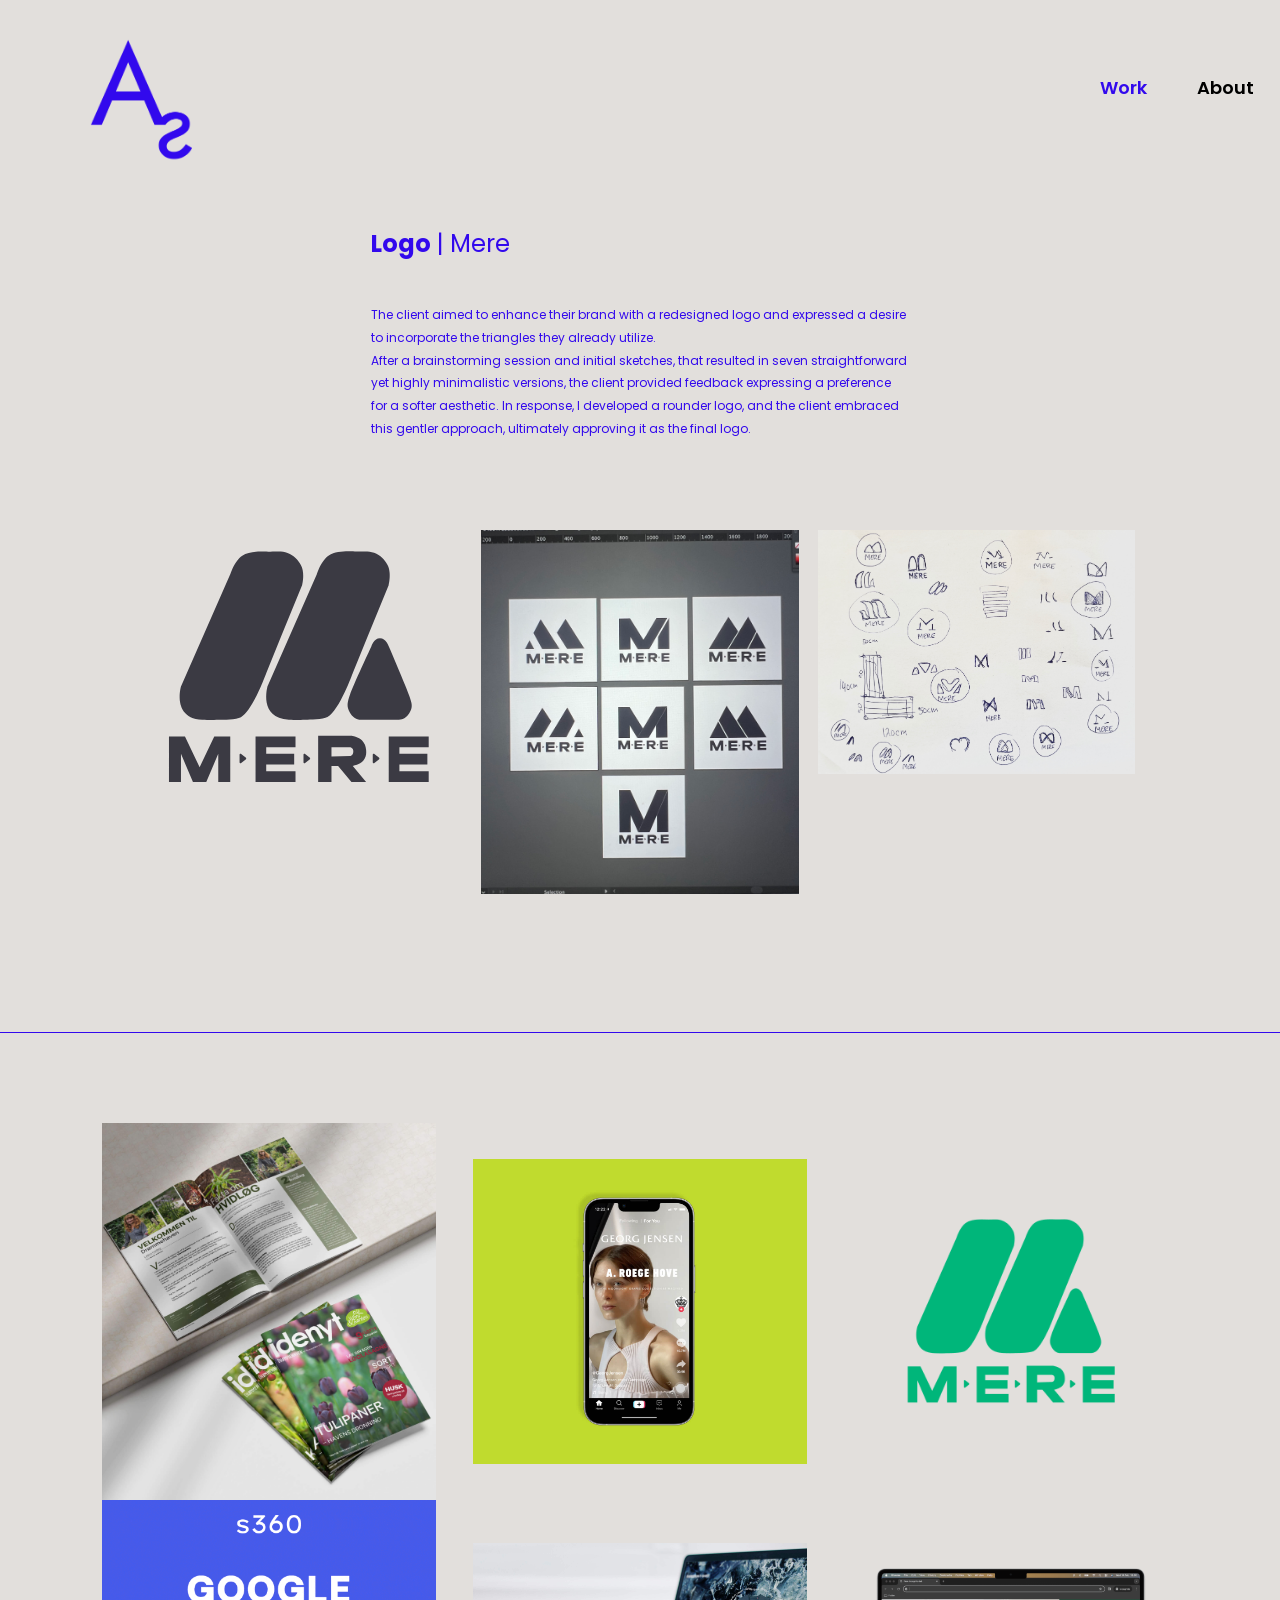
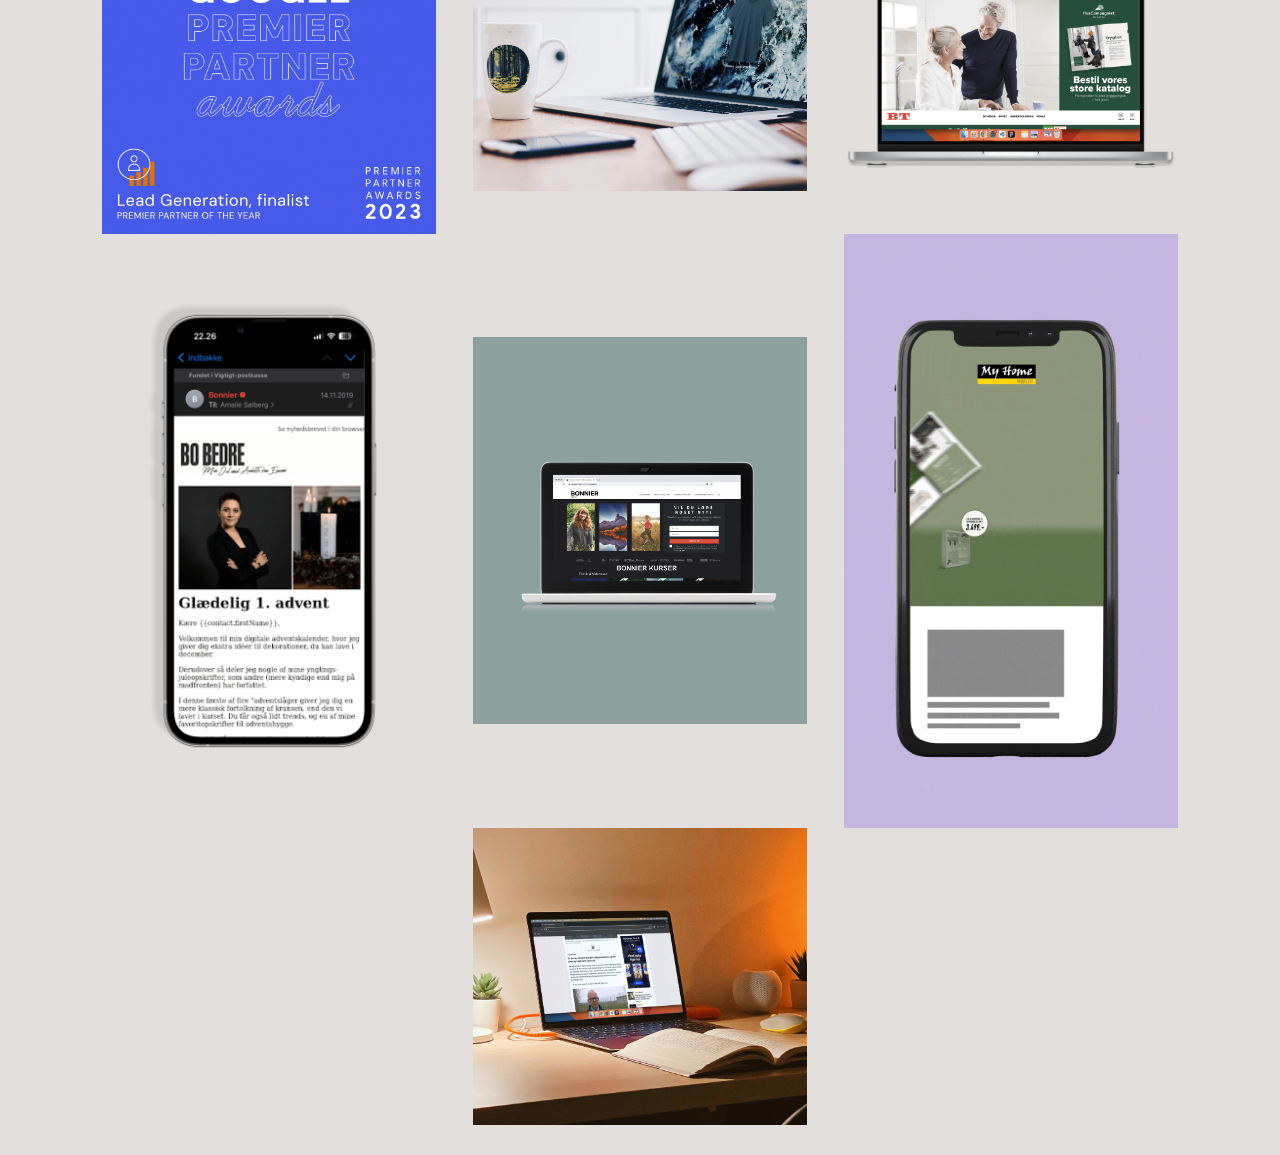
<file: mere.html>
<!DOCTYPE html>
<html lang="en" >
<head>
  <meta charset="UTF-8">
  <meta name="viewport" content="width=device-width, initial-scale=1.0, minimum-scale=1.0">
  <title>Amalie Sølberg</title>
  <link rel="icon" href="img/fav.png" sizes="16x16" type="image/png">
  <link rel="stylesheet" href="https://maxcdn.bootstrapcdn.com/font-awesome/4.6.3/css/font-awesome.min.css">
<link rel="stylesheet" href="./styling.css">
<link rel="stylesheet" href="https://www.w3schools.com/w3css/4/w3.css">
<link rel="preconnect" href="https://fonts.gstatic.com">
<link href="https://fonts.googleapis.com/css2?family=Poppins:ital,wght@0,100;0,200;0,300;0,400;0,500;0,600;0,700;0,800;0,900;1,100;1,200;1,300;1,400;1,500;1,600;1,700;1,800;1,900&display=swap" rel="stylesheet">

</head>
<body>
<!-- partial:index.partial.html -->
<div class="nav-right visible-xs">
  <div class="button" id="btn">
    <div class="bar top"></div>
    <div class="bar middle"></div>
    <div class="bar bottom"></div>
  </div>
</div>
<!-- nav-right -->
<main>

  <div id="bar-top">
  <a href="index.html">
  <img id="logotops" src="img/logo-blue.png" alt="">
  </a>

  <div id="desk-nav">
    <h3 id="activepage">Work</h3>
    <h3><a href="about.html">About</a></h3>
  </div>

</div>
 
<div id="client-info">
  <h3><b>Logo</b> | Mere</h3>

  <p>The client aimed to enhance their brand with a redesigned logo and expressed a desire to incorporate the triangles they already utilize. <br>
    After a brainstorming session and initial sketches, that resulted in seven straightforward yet highly minimalistic versions, the client provided feedback expressing a preference for a softer aesthetic.
    In response, I developed a rounder logo, and the client embraced this gentler approach, ultimately approving it as the final logo.
  </p>
</div>

<div id="client-container">
  <img src="./Cases/mere/mere-logo.svg"  width="100%">
  <img src="./Cases/mere/IMG_6929.jpg">
  <img src="./Cases/mere/IMG_6937.jpg">

</div>

<hr>


<div class="column">

  <div class="container">
    <div class="content">
      <a href="./drommehaven.html">
        <div class="content-overlay"></div>
        <img class="content-image" src="img/dromehaven.jpg" alt="">
        <div class="content-details fadeIn-bottom">
          <h3 class="content-title">Drømmehaven</h3>
          <p class="content-text">visual identity, layout, video, mail</p>
        </div>
      </a>
    </div>
  </div>

    <div class="container">
      <div class="content">
        <a href="./gj.html">
          <div class="content-overlay"></div>
          <img class="content-image" src="img/gj.jpg" alt="">
          <div class="content-details fadeIn-bottom">
            <h3 class="content-title">Georg Jensen</h3>
            <p class="content-text">video editing</p>
          </div>
        </a>
      </div>
    </div>

    <div class="container">
      <div class="content">
        <a href="./mere.html">
          <div class="content-overlay"></div>
          <img class="content-image" src="img/mere.png" alt="">
          <div class="content-details fadeIn-bottom">
            <h3 class="content-title">mere</h3>
            <p class="content-text">logo</p>
          </div>
        </a>
      </div>
    </div>

    <div class="container">
      <div class="content">
        <a href="./s360.html">
          <div class="content-overlay"></div>
          <img class="content-image" src="img/s360.gif" alt="">
          <div class="content-details fadeIn-bottom">
            <h3 class="content-title">s360</h3>
            <p class="content-text">animation, html5, layout</p>
          </div>
        </a>
      </div>
    </div>

    <div class="container">
      <div class="content">
        <a href="./bareen.html">
          <div class="content-overlay"></div>
          <img class="content-image" src="img/bareen.jpg" alt="">
          <div class="content-details fadeIn-bottom">
            <h3 class="content-title">Bareen</h3>
            <p class="content-text">animation</p>
          </div>
        </a>
      </div>
    </div>

    <div class="container">
      <div class="content">
        <a href="./hc.html">
          <div class="content-overlay"></div>
          <img class="content-image" src="img/hc.png" alt="">
          <div class="content-details fadeIn-bottom">
            <h3 class="content-title">huscompagniet</h3>
            <p class="content-text">animation, layout</p>
          </div>
        </a>
      </div>
    </div>

    <div class="container">
      <div class="content">
        <a href="./minjul.html">
          <div class="content-overlay"></div>
          <img class="content-image" src="img/minjul.png" alt="">
          <div class="content-details fadeIn-bottom">
            <h3 class="content-title">Min jul</h3>
            <p class="content-text">strategy, visual identity, video, layout, mail</p>
          </div>
        </a>
      </div>
    </div>

    <div class="container">
      <div class="content">
        <a href="./kurser.html">
          <div class="content-overlay"></div>
          <img class="content-image" src="img/Frame.jpg" alt="">
          <div class="content-details fadeIn-bottom">
            <h3 class="content-title">bonnier kurser</h3>
            <p class="content-text">strategy, visual identity, mockup, prototyping</p>
          </div>
        </a>
      </div>
    </div>

    <div class="container">
      <div class="content">
        <a href="./myhome.html">
          <div class="content-overlay"></div>
          <img class="content-image" src="img/myhome.gif" alt="">
          <div class="content-details fadeIn-bottom">
            <h3 class="content-title">Myhome</h3>
            <p class="content-text">animation, layout</p>
          </div>
        </a>
      </div>
    </div>


    <div class="container">
      <div class="content">
        <a href="./nf.html">
          <div class="content-overlay"></div>
          <img class="content-image" src="img/nf.jpg" alt="">
          <div class="content-details fadeIn-bottom">
            <h3 class="content-title">Nordisk film+</h3>
            <p class="content-text">animation, html5</p>
          </div>
        </a>
      </div>
    </div>

</div>


<!-- MOBIL BAR-->
  <nav>
    <div class="nav-right hidden-xs">
      <div class="button" id="btn">
        <div class="bar top"></div>
        <!--<div class="bar middle"></div>-->
        <div class="bar bottom"></div>
      </div>
    </div>
    <!-- nav-right -->
  </nav>

</main>

<div class="sidebar">
  <ul class="sidebar-list">
    <li class="sidebar-item"><a href="index.html" class="sidebar-anchor1">Work</a></li>
    <li class="sidebar-item"><a href="about.html" class="sidebar-anchor">About</a></li>
  </ul>
</div>
<!-- MOBIL BAR SLUT-->



<!-- partial -->
  <script src='https://cdnjs.cloudflare.com/ajax/libs/jquery/2.2.2/jquery.min.js'></script><script  src="./script.js"></script>

</body>
</html>
</file>
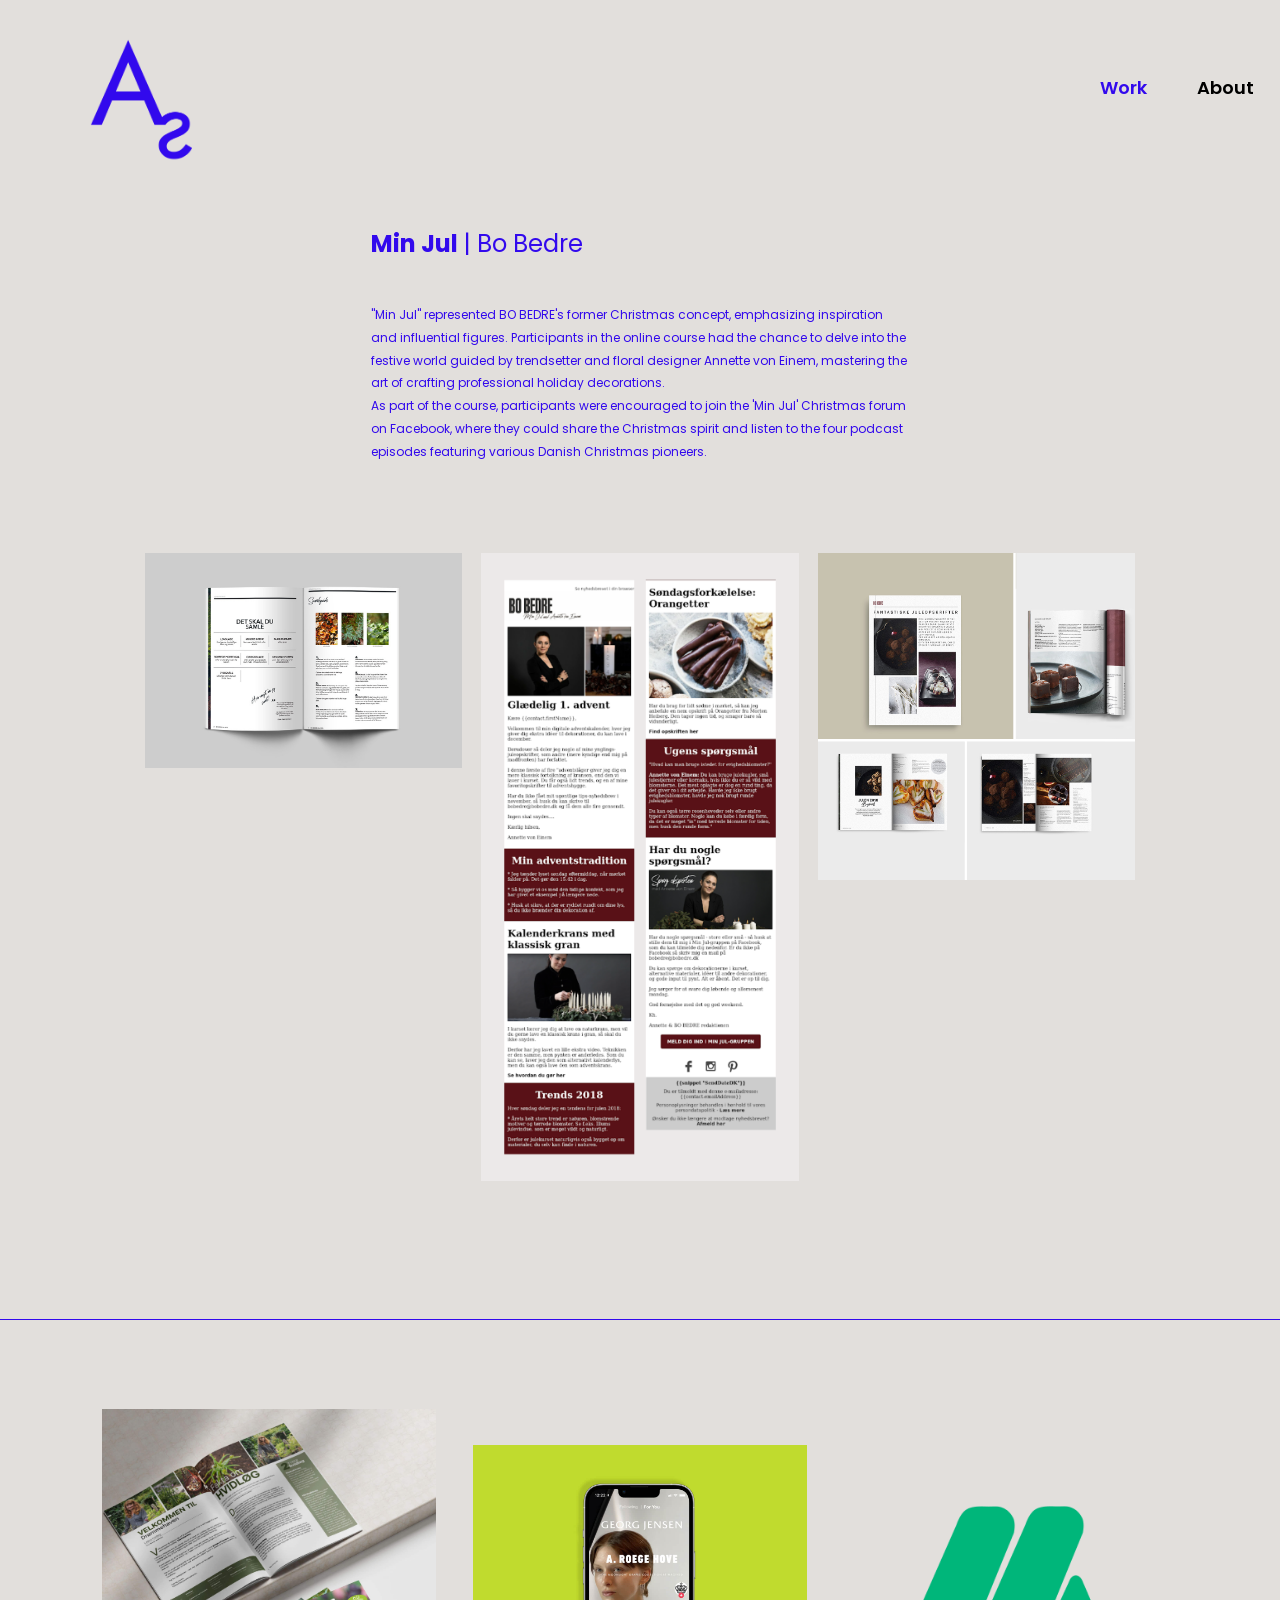
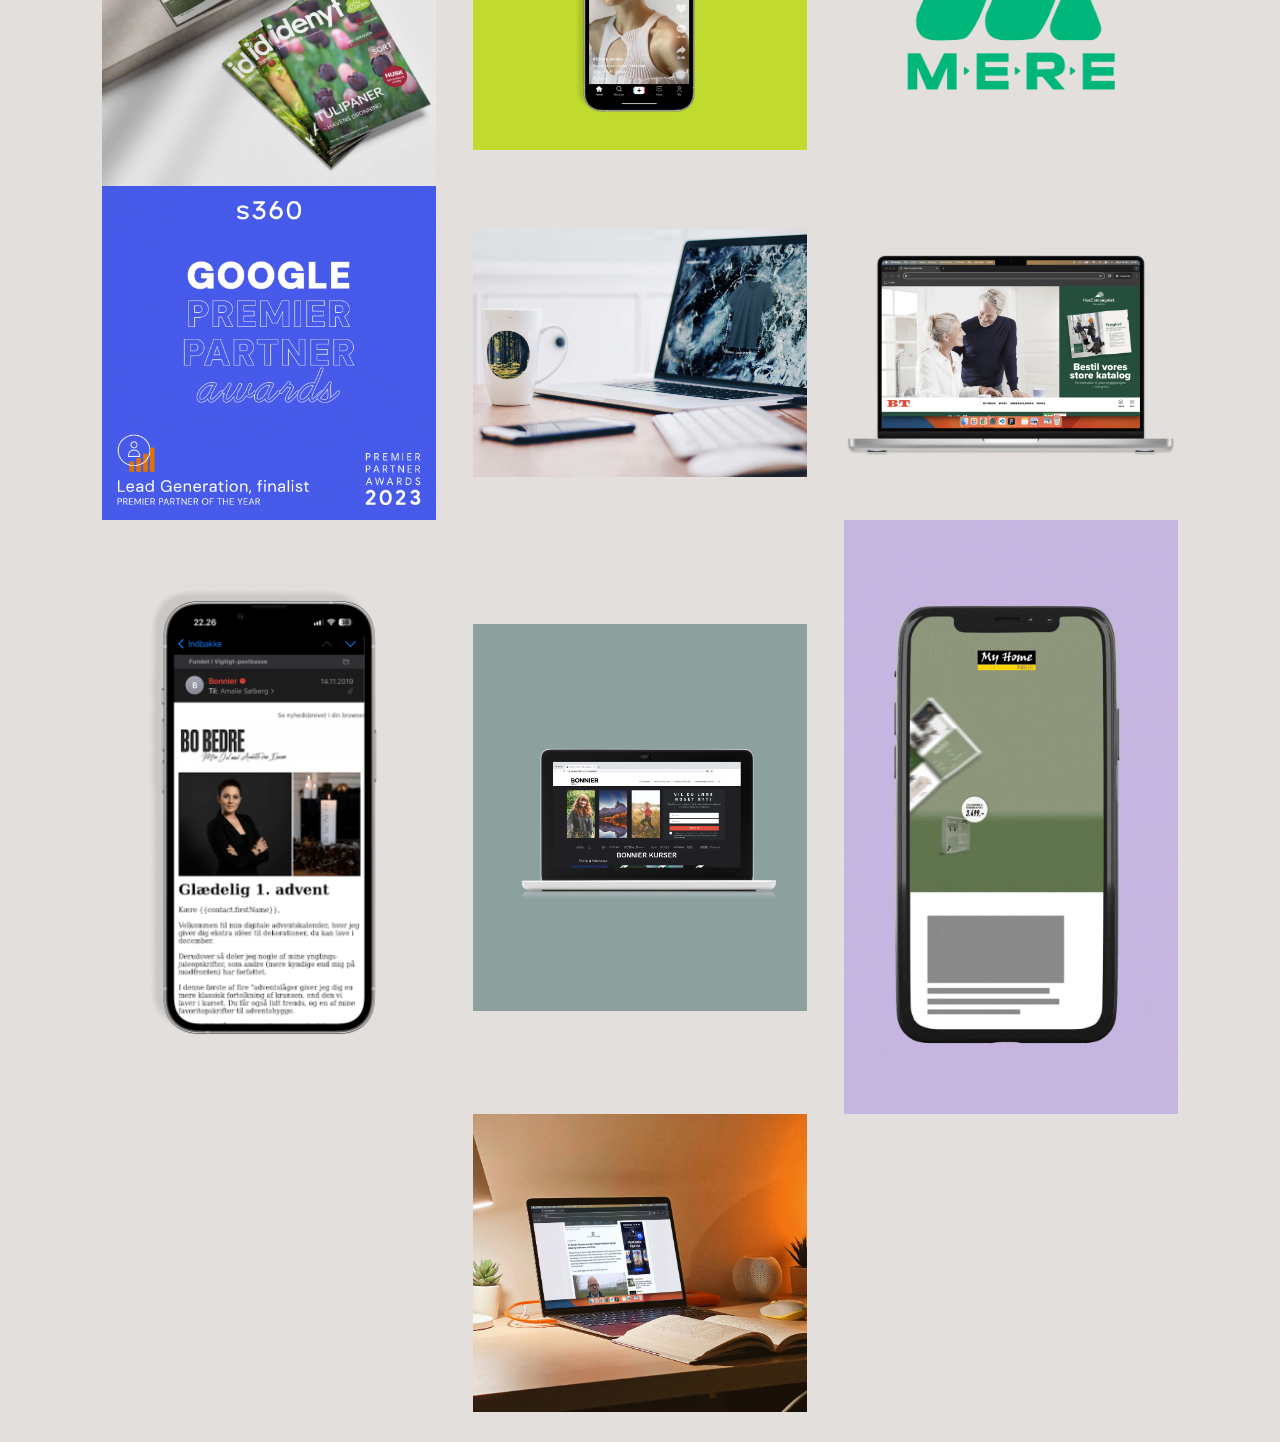
<file: minjul.html>
<!DOCTYPE html>
<html lang="en" >
<head>
  <meta charset="UTF-8">
  <meta name="viewport" content="width=device-width, initial-scale=1.0, minimum-scale=1.0">
  <title>Amalie Sølberg</title>
  <link rel="icon" href="img/fav.png" sizes="16x16" type="image/png">
  <link rel="stylesheet" href="https://maxcdn.bootstrapcdn.com/font-awesome/4.6.3/css/font-awesome.min.css">
<link rel="stylesheet" href="./styling.css">
<link rel="stylesheet" href="https://www.w3schools.com/w3css/4/w3.css">
<link rel="preconnect" href="https://fonts.gstatic.com">
<link href="https://fonts.googleapis.com/css2?family=Poppins:ital,wght@0,100;0,200;0,300;0,400;0,500;0,600;0,700;0,800;0,900;1,100;1,200;1,300;1,400;1,500;1,600;1,700;1,800;1,900&display=swap" rel="stylesheet">

</head>
<body>
<!-- partial:index.partial.html -->
<div class="nav-right visible-xs">
  <div class="button" id="btn">
    <div class="bar top"></div>
    <div class="bar middle"></div>
    <div class="bar bottom"></div>
  </div>
</div>
<!-- nav-right -->
<main>

  <div id="bar-top">
  <a href="index.html">
  <img id="logotops" src="img/logo-blue.png" alt="">
  </a>

  <div id="desk-nav">
    <h3 id="activepage">Work</h3>
    <h3><a href="about.html">About</a></h3>
  </div>

</div>
 
<div id="client-info">
<h3><b>Min Jul</b> | Bo Bedre</h3>

<p>"Min Jul" represented BO BEDRE's former Christmas concept, emphasizing inspiration and influential figures. Participants in the online course had the chance to delve into the festive world guided by trendsetter and floral designer Annette von Einem, mastering the art of crafting professional holiday decorations. <br>
As part of the course, participants were encouraged to join the 'Min Jul' Christmas forum on Facebook, where they could share the Christmas spirit and listen to the four podcast episodes featuring various Danish Christmas pioneers.
</p>
</div>

<div id="client-container">

  <img src="./Cases/minjul/saml.jpg">
  <img src="./Cases/minjul/mail.png">
  <img src="./Cases/minjul/sodt.png">

</div>

<hr>


  
<div class="column">

  <div class="container">
    <div class="content">
      <a href="./drommehaven.html">
        <div class="content-overlay"></div>
        <img class="content-image" src="img/dromehaven.jpg" alt="">
        <div class="content-details fadeIn-bottom">
          <h3 class="content-title">Drømmehaven</h3>
          <p class="content-text">visual identity, layout, video, mail</p>
        </div>
      </a>
    </div>
  </div>

    <div class="container">
      <div class="content">
        <a href="./gj.html">
          <div class="content-overlay"></div>
          <img class="content-image" src="img/gj.jpg" alt="">
          <div class="content-details fadeIn-bottom">
            <h3 class="content-title">Georg Jensen</h3>
            <p class="content-text">video editing</p>
          </div>
        </a>
      </div>
    </div>

    <div class="container">
      <div class="content">
        <a href="./mere.html">
          <div class="content-overlay"></div>
          <img class="content-image" src="img/mere.png" alt="">
          <div class="content-details fadeIn-bottom">
            <h3 class="content-title">mere</h3>
            <p class="content-text">logo</p>
          </div>
        </a>
      </div>
    </div>

    <div class="container">
      <div class="content">
        <a href="./s360.html">
          <div class="content-overlay"></div>
          <img class="content-image" src="img/s360.gif" alt="">
          <div class="content-details fadeIn-bottom">
            <h3 class="content-title">s360</h3>
            <p class="content-text">animation, html5, layout</p>
          </div>
        </a>
      </div>
    </div>

    <div class="container">
      <div class="content">
        <a href="./bareen.html">
          <div class="content-overlay"></div>
          <img class="content-image" src="img/bareen.jpg" alt="">
          <div class="content-details fadeIn-bottom">
            <h3 class="content-title">Bareen</h3>
            <p class="content-text">animation</p>
          </div>
        </a>
      </div>
    </div>

    <div class="container">
      <div class="content">
        <a href="./hc.html">
          <div class="content-overlay"></div>
          <img class="content-image" src="img/hc.png" alt="">
          <div class="content-details fadeIn-bottom">
            <h3 class="content-title">huscompagniet</h3>
            <p class="content-text">animation, layout</p>
          </div>
        </a>
      </div>
    </div>

    <div class="container">
      <div class="content">
        <a href="./minjul.html">
          <div class="content-overlay"></div>
          <img class="content-image" src="img/minjul.png" alt="">
          <div class="content-details fadeIn-bottom">
            <h3 class="content-title">Min jul</h3>
            <p class="content-text">strategy, visual identity, video, layout, mail</p>
          </div>
        </a>
      </div>
    </div>

    <div class="container">
      <div class="content">
        <a href="./kurser.html">
          <div class="content-overlay"></div>
          <img class="content-image" src="img/Frame.jpg" alt="">
          <div class="content-details fadeIn-bottom">
            <h3 class="content-title">bonnier kurser</h3>
            <p class="content-text">strategy, visual identity, mockup, prototyping</p>
          </div>
        </a>
      </div>
    </div>

    <div class="container">
      <div class="content">
        <a href="./myhome.html">
          <div class="content-overlay"></div>
          <img class="content-image" src="img/myhome.gif" alt="">
          <div class="content-details fadeIn-bottom">
            <h3 class="content-title">Myhome</h3>
            <p class="content-text">animation, layout</p>
          </div>
        </a>
      </div>
    </div>


    <div class="container">
      <div class="content">
        <a href="./nf.html">
          <div class="content-overlay"></div>
          <img class="content-image" src="img/nf.jpg" alt="">
          <div class="content-details fadeIn-bottom">
            <h3 class="content-title">Nordisk film+</h3>
            <p class="content-text">animation, html5</p>
          </div>
        </a>
      </div>
    </div>

</div>
<!--1 slutter-->


<!-- MOBIL BAR-->
  <nav>
    <div class="nav-right hidden-xs">
      <div class="button" id="btn">
        <div class="bar top"></div>
        <!--<div class="bar middle"></div>-->
        <div class="bar bottom"></div>
      </div>
    </div>
    <!-- nav-right -->
  </nav>

</main>

<div class="sidebar">
  <ul class="sidebar-list">
    <li class="sidebar-item"><a href="index.html" class="sidebar-anchor1">Work</a></li>
    <li class="sidebar-item"><a href="about.html" class="sidebar-anchor">About</a></li>
  </ul>
</div>
<!-- MOBIL BAR SLUT-->



<!-- partial -->
  <script src='https://cdnjs.cloudflare.com/ajax/libs/jquery/2.2.2/jquery.min.js'></script><script  src="./script.js"></script>

</body>
</html>
</file>
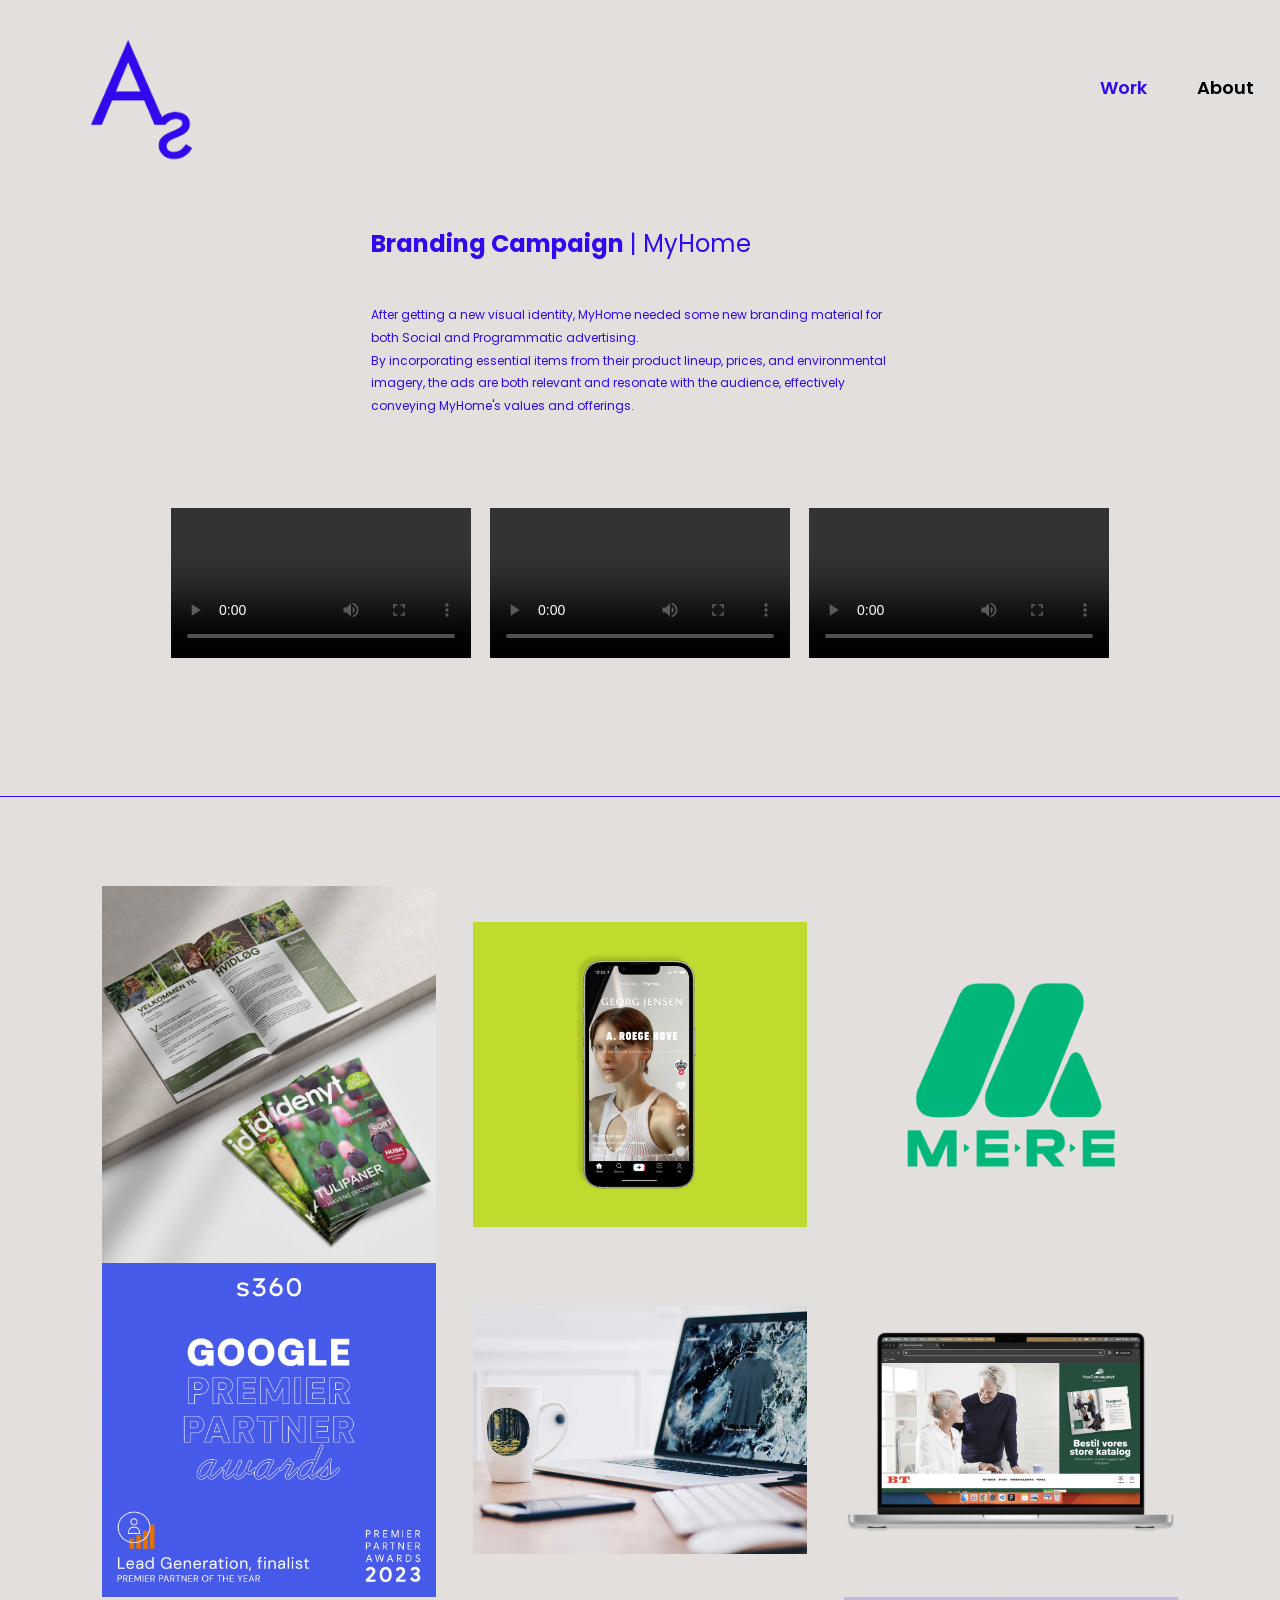
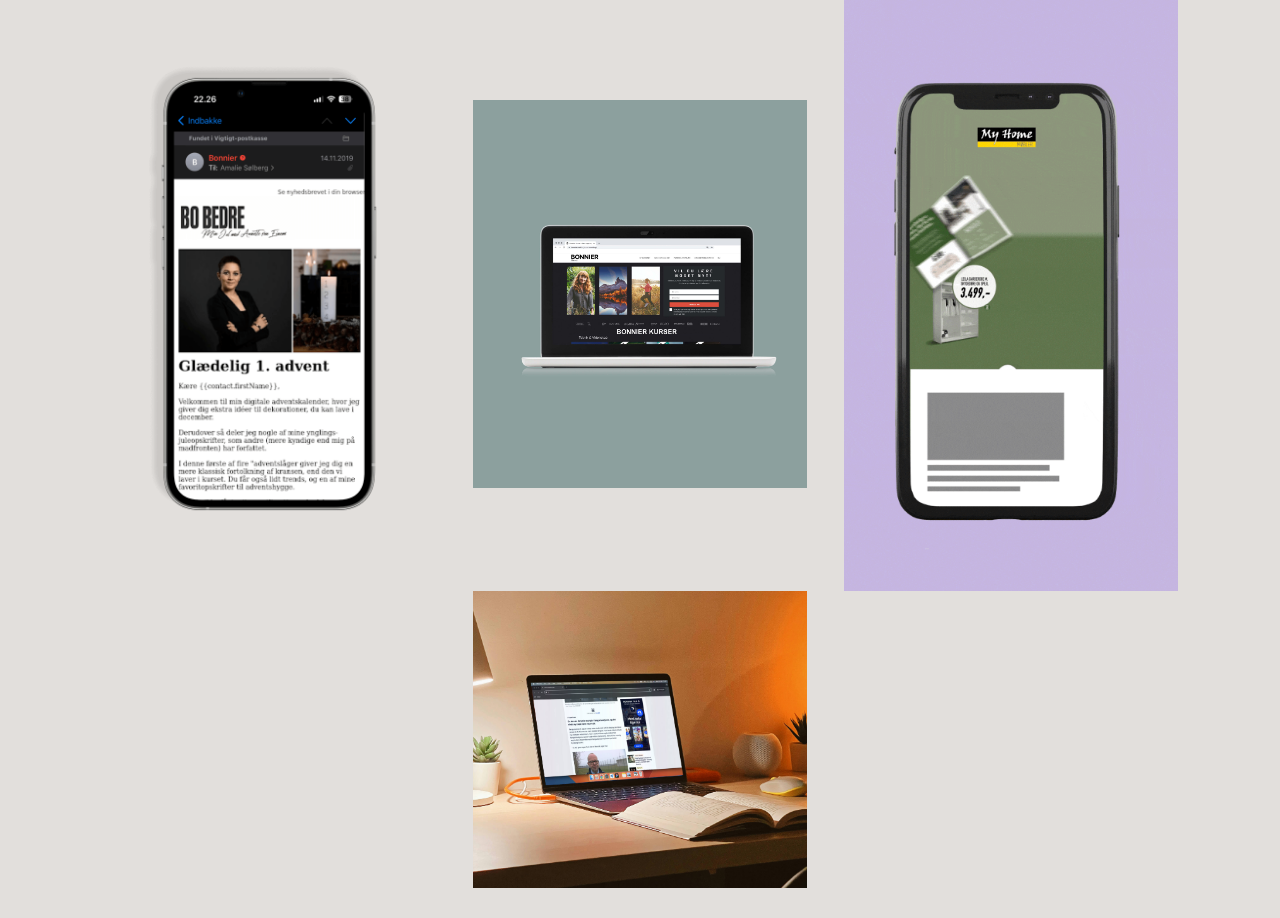
<file: myhome.html>
<!DOCTYPE html>
<html lang="en" >
<head>
  <meta charset="UTF-8">
  <meta name="viewport" content="width=device-width, initial-scale=1.0, minimum-scale=1.0">
  <title>Amalie Sølberg</title>
  <link rel="icon" href="img/fav.png" sizes="16x16" type="image/png">
  <link rel="stylesheet" href="https://maxcdn.bootstrapcdn.com/font-awesome/4.6.3/css/font-awesome.min.css">
<link rel="stylesheet" href="./styling.css">
<link rel="stylesheet" href="https://www.w3schools.com/w3css/4/w3.css">
<link rel="preconnect" href="https://fonts.gstatic.com">
<link href="https://fonts.googleapis.com/css2?family=Poppins:ital,wght@0,100;0,200;0,300;0,400;0,500;0,600;0,700;0,800;0,900;1,100;1,200;1,300;1,400;1,500;1,600;1,700;1,800;1,900&display=swap" rel="stylesheet">

</head>
<body>
<!-- partial:index.partial.html -->
<div class="nav-right visible-xs">
  <div class="button" id="btn">
    <div class="bar top"></div>
    <div class="bar middle"></div>
    <div class="bar bottom"></div>
  </div>
</div>
<!-- nav-right -->
<main>

  <div id="bar-top">
  <a href="index.html">
  <img id="logotops" src="img/logo-blue.png" alt="">
  </a>

  <div id="desk-nav">
    <h3 id="activepage">Work</h3>
    <h3><a href="about.html">About</a></h3>
  </div>

</div>
 
<div id="client-info">
<h3><b>Branding Campaign</b> | MyHome</h3>

<p>
  After getting a new visual identity, MyHome needed some new branding material for both Social and Programmatic advertising. <br>
  By incorporating essential items from their product lineup, prices, and environmental imagery, the ads are both relevant and resonate with the audience, effectively conveying MyHome's values and offerings.
</p>
</div>

<div id="client-container">

  <video controls>
    <source src="./Cases/myhome/MyHome_1080x1080.mp4" type="video/mp4" style="width:100%">
  </video>

  <video controls>
    <source src="./Cases/myhome/MyHome_HI_Desktop_1920x1080.mp4" type="video/mp4" style="width:100%">
  </video>

  <video controls>
    <source src="./Cases/myhome/MyHome_HI_mobile_1080x1920.mp4" type="video/mp4" style="width:100%">
  </video>

</div>

<hr>


  
<div class="column">

  <div class="container">
    <div class="content">
      <a href="./drommehaven.html">
        <div class="content-overlay"></div>
        <img class="content-image" src="img/dromehaven.jpg" alt="">
        <div class="content-details fadeIn-bottom">
          <h3 class="content-title">Drømmehaven</h3>
          <p class="content-text">visual identity, layout, video, mail</p>
        </div>
      </a>
    </div>
  </div>

    <div class="container">
      <div class="content">
        <a href="./gj.html">
          <div class="content-overlay"></div>
          <img class="content-image" src="img/gj.jpg" alt="">
          <div class="content-details fadeIn-bottom">
            <h3 class="content-title">Georg Jensen</h3>
            <p class="content-text">video editing</p>
          </div>
        </a>
      </div>
    </div>

    <div class="container">
      <div class="content">
        <a href="./mere.html">
          <div class="content-overlay"></div>
          <img class="content-image" src="img/mere.png" alt="">
          <div class="content-details fadeIn-bottom">
            <h3 class="content-title">mere</h3>
            <p class="content-text">logo</p>
          </div>
        </a>
      </div>
    </div>

    <div class="container">
      <div class="content">
        <a href="./s360.html">
          <div class="content-overlay"></div>
          <img class="content-image" src="img/s360.gif" alt="">
          <div class="content-details fadeIn-bottom">
            <h3 class="content-title">s360</h3>
            <p class="content-text">animation, html5, layout</p>
          </div>
        </a>
      </div>
    </div>

    <div class="container">
      <div class="content">
        <a href="./bareen.html">
          <div class="content-overlay"></div>
          <img class="content-image" src="img/bareen.jpg" alt="">
          <div class="content-details fadeIn-bottom">
            <h3 class="content-title">Bareen</h3>
            <p class="content-text">animation</p>
          </div>
        </a>
      </div>
    </div>

    <div class="container">
      <div class="content">
        <a href="./hc.html">
          <div class="content-overlay"></div>
          <img class="content-image" src="img/hc.png" alt="">
          <div class="content-details fadeIn-bottom">
            <h3 class="content-title">huscompagniet</h3>
            <p class="content-text">animation, layout</p>
          </div>
        </a>
      </div>
    </div>

    <div class="container">
      <div class="content">
        <a href="./minjul.html">
          <div class="content-overlay"></div>
          <img class="content-image" src="img/minjul.png" alt="">
          <div class="content-details fadeIn-bottom">
            <h3 class="content-title">Min jul</h3>
            <p class="content-text">strategy, visual identity, video, layout, mail</p>
          </div>
        </a>
      </div>
    </div>

    <div class="container">
      <div class="content">
        <a href="./kurser.html">
          <div class="content-overlay"></div>
          <img class="content-image" src="img/Frame.jpg" alt="">
          <div class="content-details fadeIn-bottom">
            <h3 class="content-title">bonnier kurser</h3>
            <p class="content-text">strategy, visual identity, mockup, prototyping</p>
          </div>
        </a>
      </div>
    </div>

    <div class="container">
      <div class="content">
        <a href="./myhome.html">
          <div class="content-overlay"></div>
          <img class="content-image" src="img/myhome.gif" alt="">
          <div class="content-details fadeIn-bottom">
            <h3 class="content-title">Myhome</h3>
            <p class="content-text">animation, layout</p>
          </div>
        </a>
      </div>
    </div>


    <div class="container">
      <div class="content">
        <a href="./nf.html">
          <div class="content-overlay"></div>
          <img class="content-image" src="img/nf.jpg" alt="">
          <div class="content-details fadeIn-bottom">
            <h3 class="content-title">Nordisk film+</h3>
            <p class="content-text">animation, html5</p>
          </div>
        </a>
      </div>
    </div>

</div>
<!--1 slutter-->


<!-- MOBIL BAR-->
  <nav>
    <div class="nav-right hidden-xs">
      <div class="button" id="btn">
        <div class="bar top"></div>
        <!--<div class="bar middle"></div>-->
        <div class="bar bottom"></div>
      </div>
    </div>
    <!-- nav-right -->
  </nav>

</main>

<div class="sidebar">
  <ul class="sidebar-list">
    <li class="sidebar-item"><a href="index.html" class="sidebar-anchor1">Work</a></li>
    <li class="sidebar-item"><a href="about.html" class="sidebar-anchor">About</a></li>
  </ul>
</div>
<!-- MOBIL BAR SLUT-->



<!-- partial -->
  <script src='https://cdnjs.cloudflare.com/ajax/libs/jquery/2.2.2/jquery.min.js'></script><script  src="./script.js"></script>

</body>
</html>
</file>
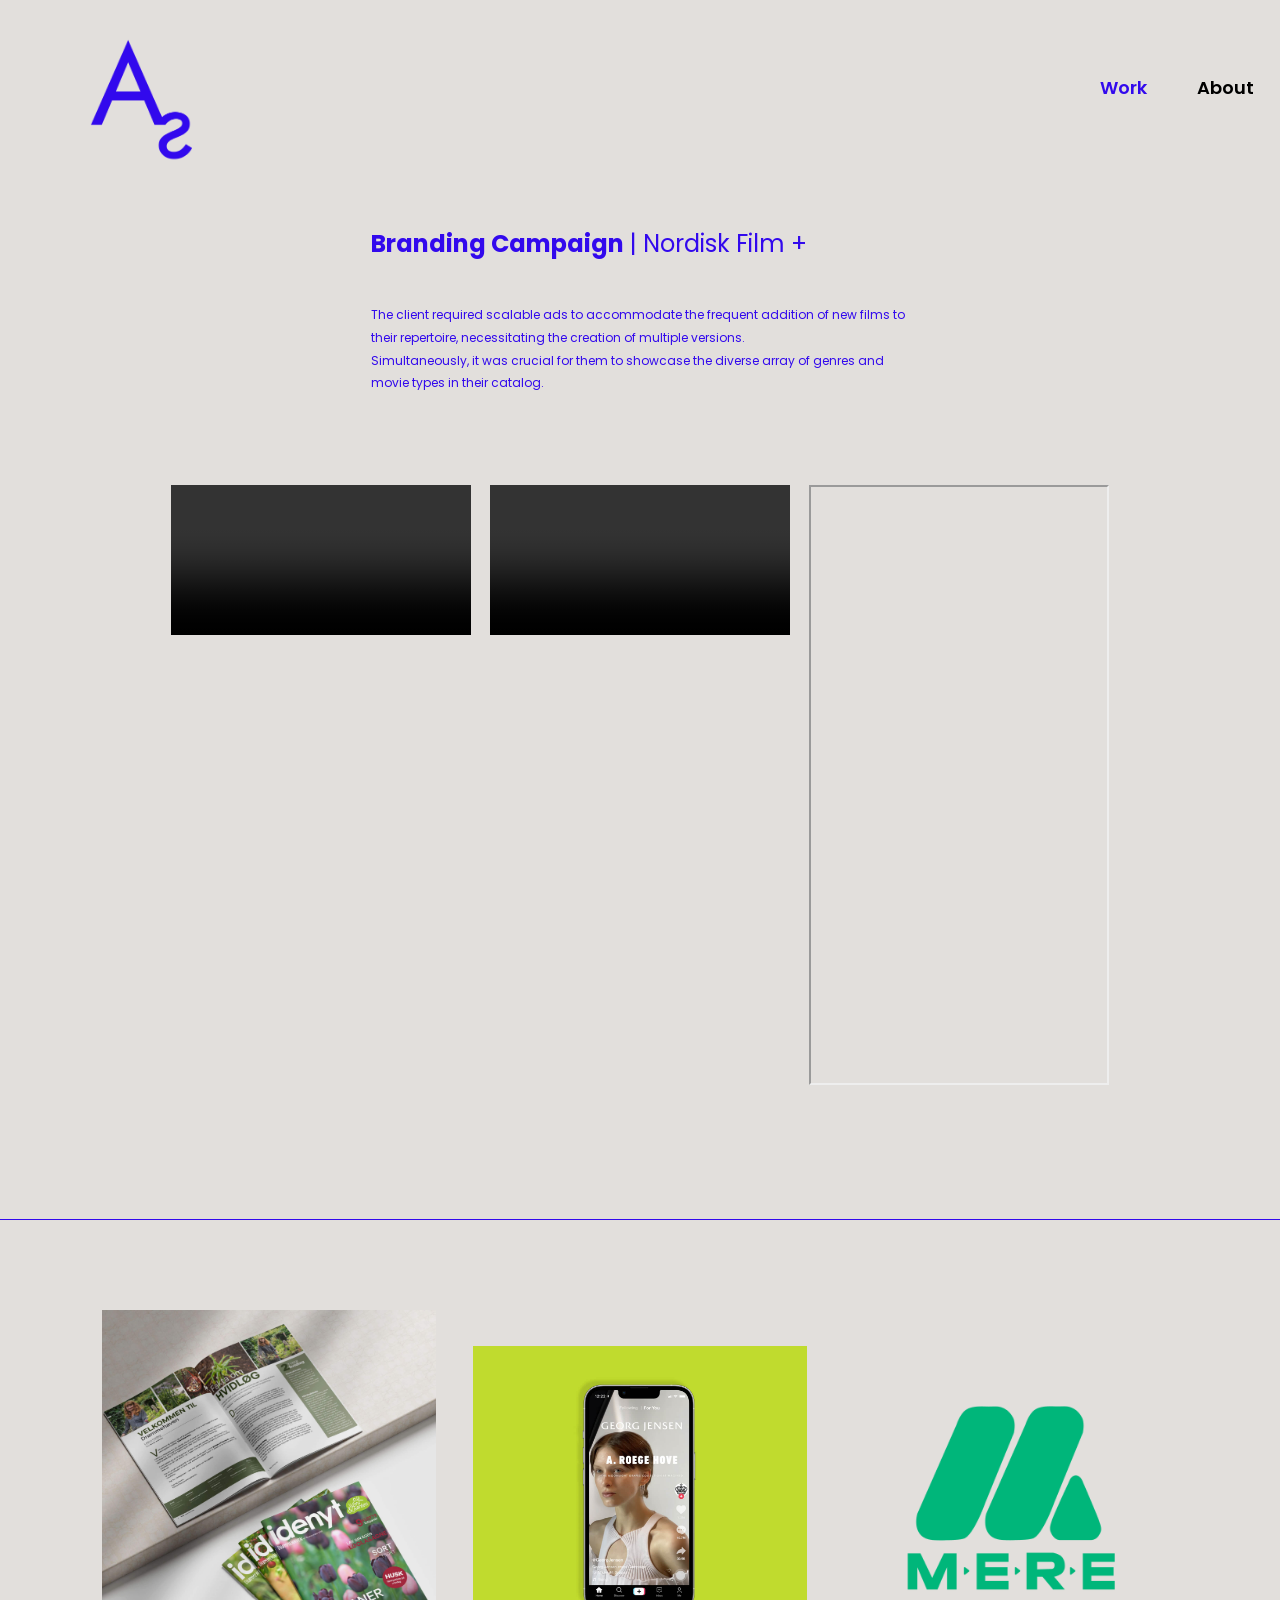
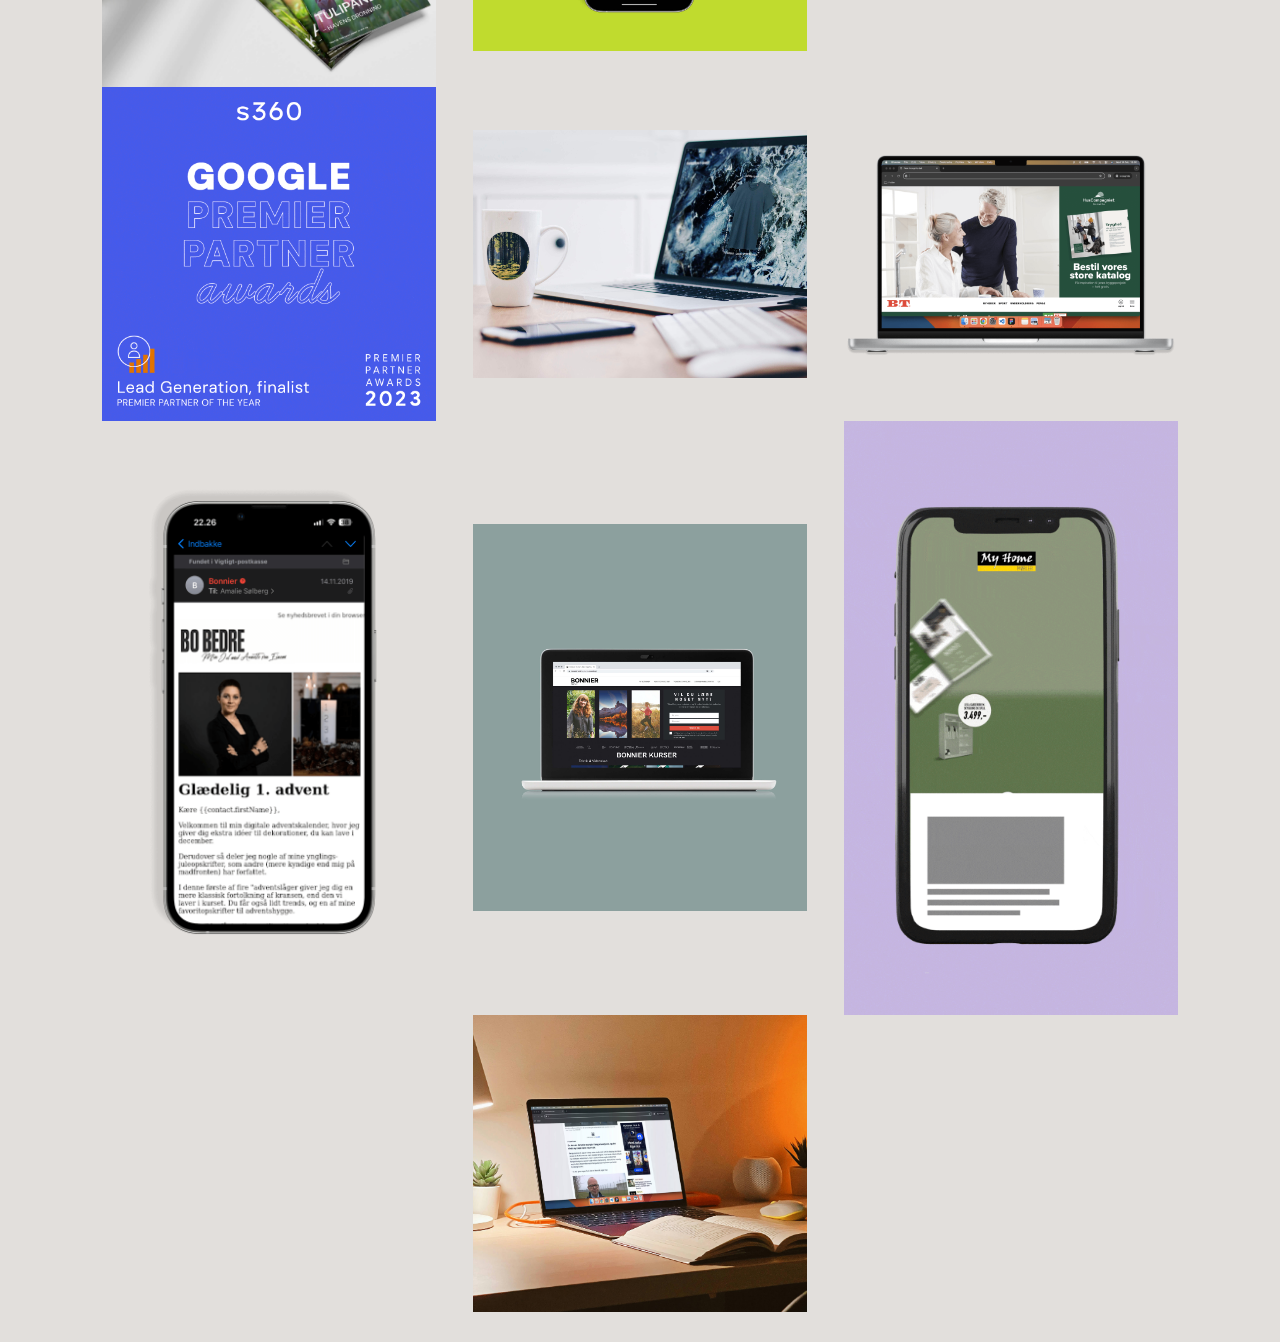
<file: nf-old.html>
<!DOCTYPE html>
<html lang="en" >
<head>
  <meta charset="UTF-8">
  <meta name="viewport" content="width=device-width, initial-scale=1.0, minimum-scale=1.0">
  <title>Amalie Sølberg</title>
  <link rel="icon" href="img/fav.png" sizes="16x16" type="image/png">
  <link rel="stylesheet" href="https://maxcdn.bootstrapcdn.com/font-awesome/4.6.3/css/font-awesome.min.css">
<link rel="stylesheet" href="./styling.css">
<link rel="stylesheet" href="https://www.w3schools.com/w3css/4/w3.css">
<link rel="preconnect" href="https://fonts.gstatic.com">
<link href="https://fonts.googleapis.com/css2?family=Poppins:ital,wght@0,100;0,200;0,300;0,400;0,500;0,600;0,700;0,800;0,900;1,100;1,200;1,300;1,400;1,500;1,600;1,700;1,800;1,900&display=swap" rel="stylesheet">

</head>
<body>
<!-- partial:index.partial.html -->
<div class="nav-right visible-xs">
  <div class="button" id="btn">
    <div class="bar top"></div>
    <div class="bar middle"></div>
    <div class="bar bottom"></div>
  </div>
</div>
<!-- nav-right -->
<main>

  <div id="bar-top">
  <a href="index.html">
  <img id="logotops" src="img/logo-blue.png" alt="">
  </a>

  <div id="desk-nav">
    <h3 id="activepage">Work</h3>
    <h3><a href="about.html">About</a></h3>
  </div>

</div>
 
<div id="client-info">
<h3><b>Branding Campaign</b> | Nordisk Film +</h3>

<p>
  The client required scalable ads to accommodate the frequent addition of new films to their repertoire, necessitating the creation of multiple versions. <br>Simultaneously, it was crucial for them to showcase the diverse array of genres and movie types in their catalog.

</p>
</div>

<div id="client-container">

  <video controls>
    <source src="./Cases/nf/Kearlighed_meta_1080x1350.mp4" type="video/mp4" style="width:100%">
  </video>

  <video controls>
    <source src="./Cases/nf/Kearlighed_YT_1920x1080.mp4" type="video/mp4" style="width:100%">
  </video>

 <div id="iframe">
        <iframe src="Cases/nf/index.html" height="600px" width="300px">
        </iframe>
      </div>


</div>

<hr>


  
<div class="column">

  <div class="container">
    <div class="content">
      <a href="./drommehaven.html">
        <div class="content-overlay"></div>
        <img class="content-image" src="img/dromehaven.jpg" alt="">
        <div class="content-details fadeIn-bottom">
          <h3 class="content-title">Drømmehaven</h3>
          <p class="content-text">visual identity, layout, video, mail</p>
        </div>
      </a>
    </div>
  </div>

    <div class="container">
      <div class="content">
        <a href="./gj.html">
          <div class="content-overlay"></div>
          <img class="content-image" src="img/gj.jpg" alt="">
          <div class="content-details fadeIn-bottom">
            <h3 class="content-title">Georg Jensen</h3>
            <p class="content-text">video editing</p>
          </div>
        </a>
      </div>
    </div>

    <div class="container">
      <div class="content">
        <a href="./mere.html">
          <div class="content-overlay"></div>
          <img class="content-image" src="img/mere.png" alt="">
          <div class="content-details fadeIn-bottom">
            <h3 class="content-title">mere</h3>
            <p class="content-text">logo</p>
          </div>
        </a>
      </div>
    </div>

    <div class="container">
      <div class="content">
        <a href="./s360.html">
          <div class="content-overlay"></div>
          <img class="content-image" src="img/s360.gif" alt="">
          <div class="content-details fadeIn-bottom">
            <h3 class="content-title">s360</h3>
            <p class="content-text">animation, html5, layout</p>
          </div>
        </a>
      </div>
    </div>

    <div class="container">
      <div class="content">
        <a href="./bareen.html">
          <div class="content-overlay"></div>
          <img class="content-image" src="img/bareen.jpg" alt="">
          <div class="content-details fadeIn-bottom">
            <h3 class="content-title">Bareen</h3>
            <p class="content-text">animation</p>
          </div>
        </a>
      </div>
    </div>

    <div class="container">
      <div class="content">
        <a href="./hc.html">
          <div class="content-overlay"></div>
          <img class="content-image" src="img/hc.png" alt="">
          <div class="content-details fadeIn-bottom">
            <h3 class="content-title">huscompagniet</h3>
            <p class="content-text">animation, layout</p>
          </div>
        </a>
      </div>
    </div>

    <div class="container">
      <div class="content">
        <a href="./minjul.html">
          <div class="content-overlay"></div>
          <img class="content-image" src="img/minjul.png" alt="">
          <div class="content-details fadeIn-bottom">
            <h3 class="content-title">Min jul</h3>
            <p class="content-text">strategy, visual identity, video, layout, mail</p>
          </div>
        </a>
      </div>
    </div>

    <div class="container">
      <div class="content">
        <a href="./kurser.html">
          <div class="content-overlay"></div>
          <img class="content-image" src="img/Frame.jpg" alt="">
          <div class="content-details fadeIn-bottom">
            <h3 class="content-title">bonnier kurser</h3>
            <p class="content-text">strategy, visual identity, mockup, prototyping</p>
          </div>
        </a>
      </div>
    </div>

    <div class="container">
      <div class="content">
        <a href="./myhome.html">
          <div class="content-overlay"></div>
          <img class="content-image" src="img/myhome.gif" alt="">
          <div class="content-details fadeIn-bottom">
            <h3 class="content-title">Myhome</h3>
            <p class="content-text">animation, layout</p>
          </div>
        </a>
      </div>
    </div>


    <div class="container">
      <div class="content">
        <a href="./nf.html">
          <div class="content-overlay"></div>
          <img class="content-image" src="img/nf.jpg" alt="">
          <div class="content-details fadeIn-bottom">
            <h3 class="content-title">Nordisk film+</h3>
            <p class="content-text">animation, html5</p>
          </div>
        </a>
      </div>
    </div>

</div>
<!--1 slutter-->


<!-- MOBIL BAR-->
  <nav>
    <div class="nav-right hidden-xs">
      <div class="button" id="btn">
        <div class="bar top"></div>
        <!--<div class="bar middle"></div>-->
        <div class="bar bottom"></div>
      </div>
    </div>
    <!-- nav-right -->
  </nav>

</main>

<div class="sidebar">
  <ul class="sidebar-list">
    <li class="sidebar-item"><a href="index.html" class="sidebar-anchor1">Work</a></li>
    <li class="sidebar-item"><a href="about.html" class="sidebar-anchor">About</a></li>
  </ul>
</div>
<!-- MOBIL BAR SLUT-->



<!-- partial -->
  <script src='https://cdnjs.cloudflare.com/ajax/libs/jquery/2.2.2/jquery.min.js'></script><script  src="./script.js"></script>

</body>
</html>
</file>
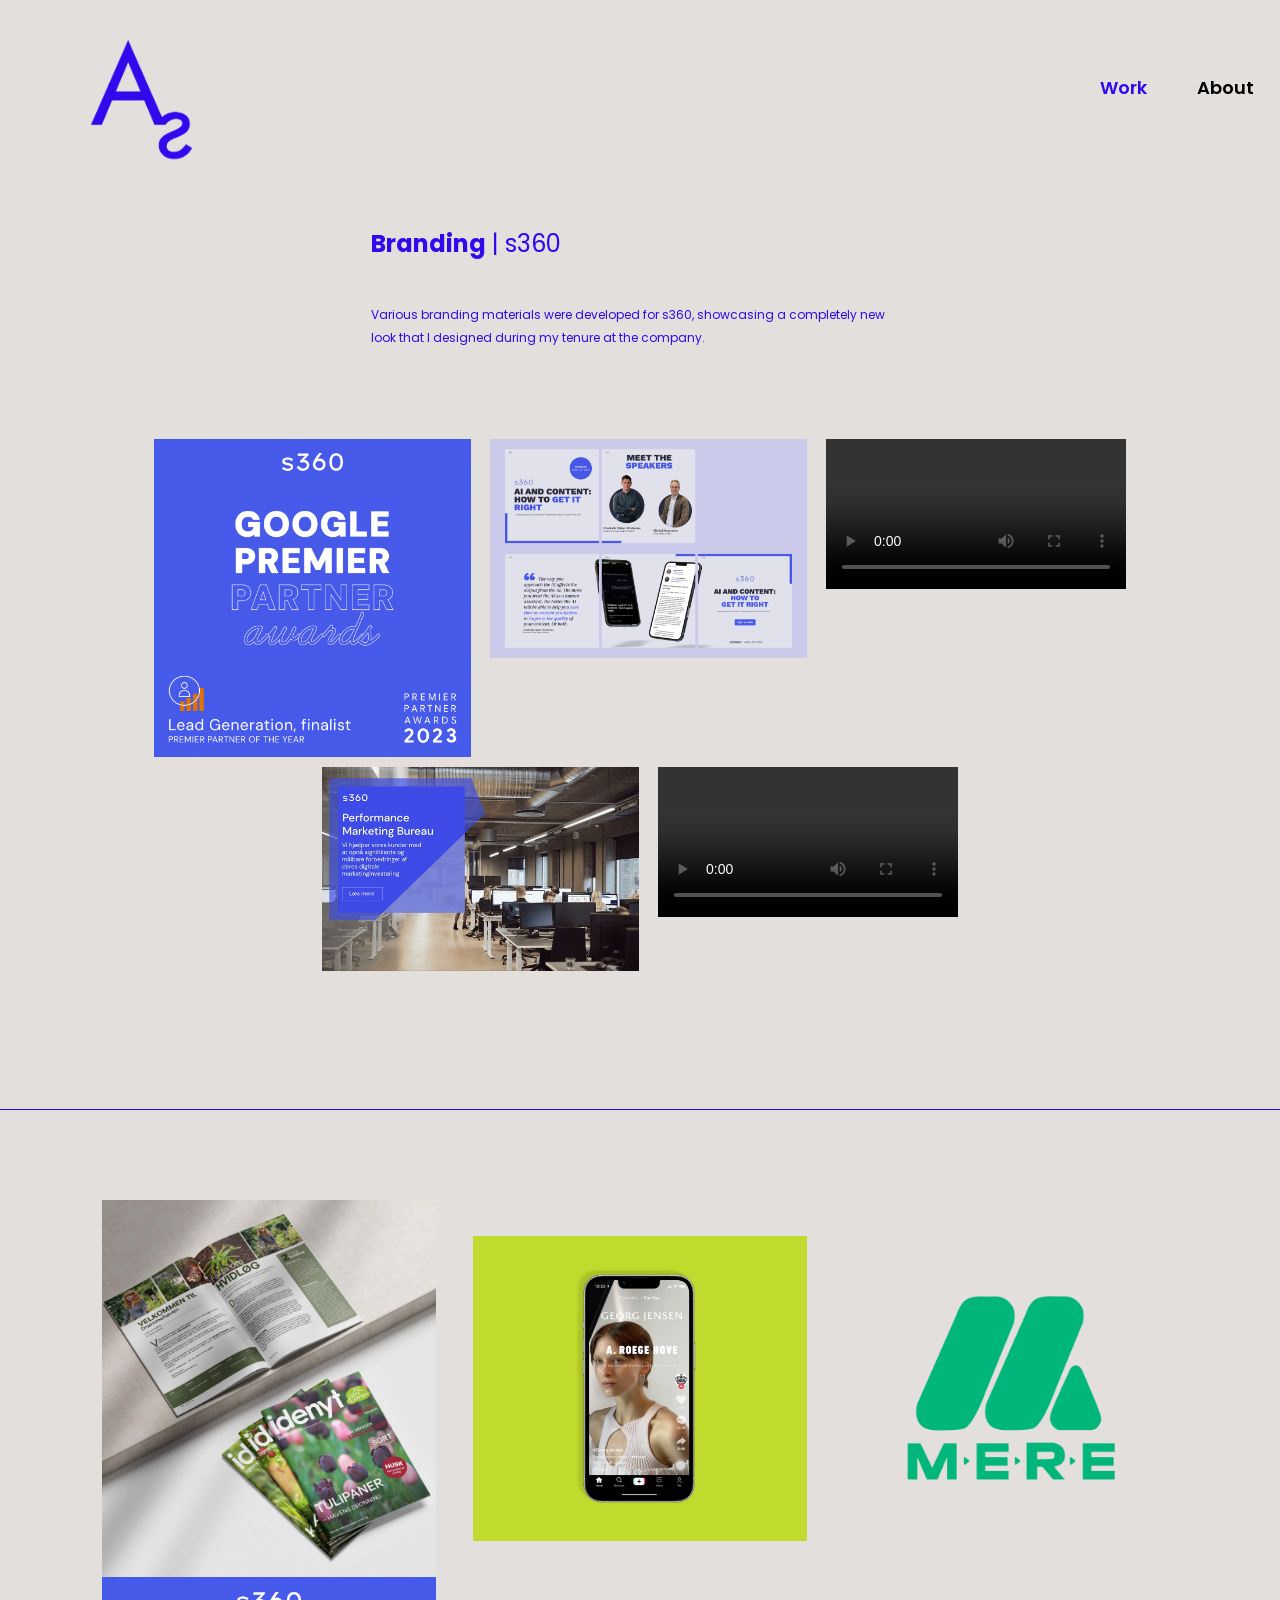
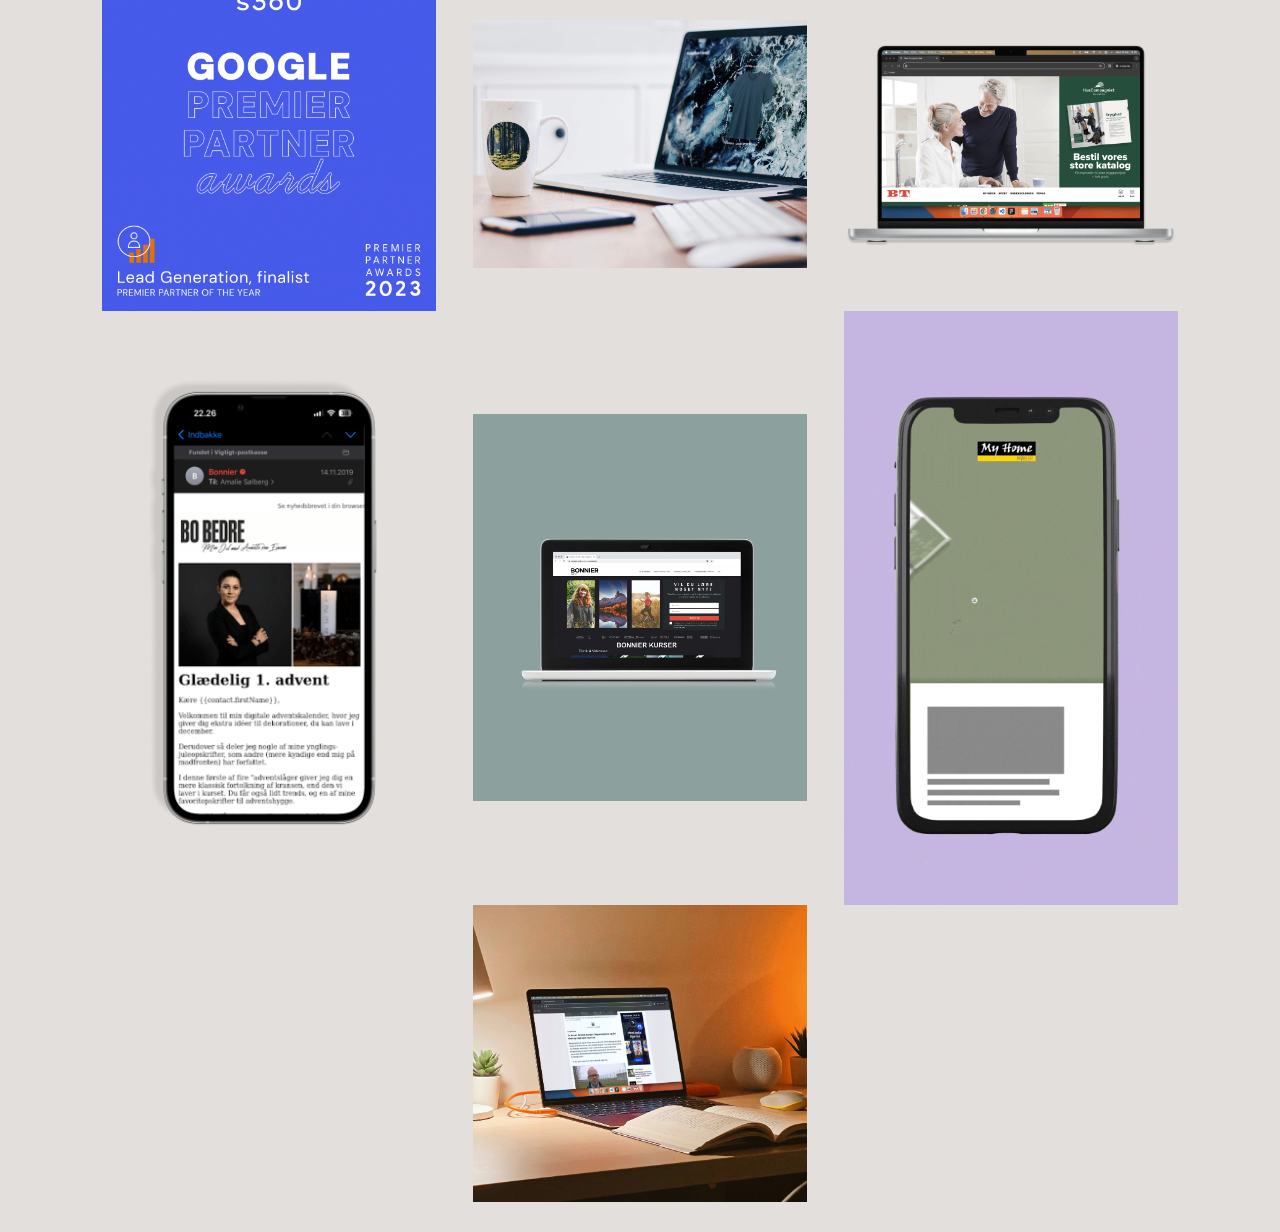
<file: s360.html>
<!DOCTYPE html>
<html lang="en" >
<head>
  <meta charset="UTF-8">
  <meta name="viewport" content="width=device-width, initial-scale=1.0, minimum-scale=1.0">
  <title>Amalie Sølberg</title>
  <link rel="icon" href="img/fav.png" sizes="16x16" type="image/png">
  <link rel="stylesheet" href="https://maxcdn.bootstrapcdn.com/font-awesome/4.6.3/css/font-awesome.min.css">
<link rel="stylesheet" href="./styling.css">
<link rel="stylesheet" href="https://www.w3schools.com/w3css/4/w3.css">
<link rel="preconnect" href="https://fonts.gstatic.com">
<link href="https://fonts.googleapis.com/css2?family=Poppins:ital,wght@0,100;0,200;0,300;0,400;0,500;0,600;0,700;0,800;0,900;1,100;1,200;1,300;1,400;1,500;1,600;1,700;1,800;1,900&display=swap" rel="stylesheet">

</head>
<body>
<!-- partial:index.partial.html -->
<div class="nav-right visible-xs">
  <div class="button" id="btn">
    <div class="bar top"></div>
    <div class="bar middle"></div>
    <div class="bar bottom"></div>
  </div>
</div>
<!-- nav-right -->
<main>

  <div id="bar-top">
  <a href="index.html">
  <img id="logotops" src="img/logo-blue.png" alt="">
  </a>

  <div id="desk-nav">
    <h3 id="activepage">Work</h3>
    <h3><a href="about.html">About</a></h3>
  </div>

</div>
 
<div id="client-info">
<h3><b>Branding</b> | s360</h3>

<p> 
  Various branding materials were developed for s360, showcasing a completely new look that I designed during my tenure at the company.<br>
</p>
</div>

<div id="client-container">
  <img src="./Cases/s360/1080x1080_4.gif">  
  <img src="./Cases/s360/carousel.png">
  <video controls>
    <source src="./Cases/s360/1080x1350_lead.mp4" type="video/mp4" style="width:100%">
  </video>
  

  <img src="./Cases/s360/s360.gif">

  <video controls>
    <source src="./Cases/s360/1920x1080_Performance_max_aniamtion.mp4" type="video/mp4" style="width:100%">
  </video>


</div>

<hr>


  
<div class="column">

  <div class="container">
    <div class="content">
      <a href="./drommehaven.html">
        <div class="content-overlay"></div>
        <img class="content-image" src="img/dromehaven.jpg" alt="">
        <div class="content-details fadeIn-bottom">
          <h3 class="content-title">Drømmehaven</h3>
          <p class="content-text">visual identity, layout, video, mail</p>
        </div>
      </a>
    </div>
  </div>

    <div class="container">
      <div class="content">
        <a href="./gj.html">
          <div class="content-overlay"></div>
          <img class="content-image" src="img/gj.jpg" alt="">
          <div class="content-details fadeIn-bottom">
            <h3 class="content-title">Georg Jensen</h3>
            <p class="content-text">video editing</p>
          </div>
        </a>
      </div>
    </div>

    <div class="container">
      <div class="content">
        <a href="./mere.html">
          <div class="content-overlay"></div>
          <img class="content-image" src="img/mere.png" alt="">
          <div class="content-details fadeIn-bottom">
            <h3 class="content-title">mere</h3>
            <p class="content-text">logo</p>
          </div>
        </a>
      </div>
    </div>

    <div class="container">
      <div class="content">
        <a href="./s360.html">
          <div class="content-overlay"></div>
          <img class="content-image" src="img/s360.gif" alt="">
          <div class="content-details fadeIn-bottom">
            <h3 class="content-title">s360</h3>
            <p class="content-text">animation, html5, layout</p>
          </div>
        </a>
      </div>
    </div>

    <div class="container">
      <div class="content">
        <a href="./bareen.html">
          <div class="content-overlay"></div>
          <img class="content-image" src="img/bareen.jpg" alt="">
          <div class="content-details fadeIn-bottom">
            <h3 class="content-title">Bareen</h3>
            <p class="content-text">animation</p>
          </div>
        </a>
      </div>
    </div>

    <div class="container">
      <div class="content">
        <a href="./hc.html">
          <div class="content-overlay"></div>
          <img class="content-image" src="img/hc.png" alt="">
          <div class="content-details fadeIn-bottom">
            <h3 class="content-title">huscompagniet</h3>
            <p class="content-text">animation, layout</p>
          </div>
        </a>
      </div>
    </div>

    <div class="container">
      <div class="content">
        <a href="./minjul.html">
          <div class="content-overlay"></div>
          <img class="content-image" src="img/minjul.png" alt="">
          <div class="content-details fadeIn-bottom">
            <h3 class="content-title">Min jul</h3>
            <p class="content-text">strategy, visual identity, video, layout, mail</p>
          </div>
        </a>
      </div>
    </div>

    <div class="container">
      <div class="content">
        <a href="./kurser.html">
          <div class="content-overlay"></div>
          <img class="content-image" src="img/Frame.jpg" alt="">
          <div class="content-details fadeIn-bottom">
            <h3 class="content-title">bonnier kurser</h3>
            <p class="content-text">strategy, visual identity, mockup, prototyping</p>
          </div>
        </a>
      </div>
    </div>

    <div class="container">
      <div class="content">
        <a href="./myhome.html">
          <div class="content-overlay"></div>
          <img class="content-image" src="img/myhome.gif" alt="">
          <div class="content-details fadeIn-bottom">
            <h3 class="content-title">Myhome</h3>
            <p class="content-text">animation, layout</p>
          </div>
        </a>
      </div>
    </div>


    <div class="container">
      <div class="content">
        <a href="./nf.html">
          <div class="content-overlay"></div>
          <img class="content-image" src="img/nf.jpg" alt="">
          <div class="content-details fadeIn-bottom">
            <h3 class="content-title">Nordisk film+</h3>
            <p class="content-text">animation, html5</p>
          </div>
        </a>
      </div>
    </div>

</div>
<!--1 slutter-->


<!-- MOBIL BAR-->
  <nav>
    <div class="nav-right hidden-xs">
      <div class="button" id="btn">
        <div class="bar top"></div>
        <!--<div class="bar middle"></div>-->
        <div class="bar bottom"></div>
      </div>
    </div>
    <!-- nav-right -->
  </nav>

</main>

<div class="sidebar">
  <ul class="sidebar-list">
    <li class="sidebar-item"><a href="index.html" class="sidebar-anchor1">Work</a></li>
    <li class="sidebar-item"><a href="about.html" class="sidebar-anchor">About</a></li>
  </ul>
</div>
<!-- MOBIL BAR SLUT-->



<!-- partial -->
  <script src='https://cdnjs.cloudflare.com/ajax/libs/jquery/2.2.2/jquery.min.js'></script><script  src="./script.js"></script>

</body>
</html>
</file>
<file: styling.css>
@import url(https://fonts.googleapis.com/css?family=Arimo:400,400italic,700,700italic);

body {
  
  height: 100%;
  padding: 0;
  margin: 0;
  font-family: 'Poppins', sans-serif;
  font-weight: 100;  
}

main {
  z-index: 2;
  position: relative;
  height: 100%;
  background-color: #e2dfdc;
  -webkit-transition: transform .7s ease-in-out;
  -moz-transition: transform .7s ease-in-out;
  -ms-transition: transform .7s ease-in-out;
  -o-transition: transform .7s ease-in-out;
  transition: transform .7s ease-in-out;
}
.column {
  max-width: 100%;
  display: flex;
  flex-direction: row;
  flex-wrap: wrap;
  justify-content: space-around;
  margin-top: 15%;
}

.container{
  width: 45%;
  display: flex;
  flex-direction: row;
  flex-wrap: wrap;
}

#sidea {
  text-decoration: none;
}

#logotops{
  z-index: 100;
  width: 15%;
  margin-top: 6%;
  margin-left: 10%;
}

#desk-nav {
  display: none;
}

#bar-top {
  position: -webkit-sticky; /* Safari */
  position: sticky;
  top: 0;
  z-index: 12345678;
}

#bar-top h3{
  font-family: "Poppins", sans-serif;
  font-weight: 600;
}

#activepage{
  font-weight: 900;
  color: #3209ED;
}

hr {
  border: 0;
  border-top: 1px solid #3209ED !important;
  margin: 20px 0;
}


#client-info {
  max-width: 90%;
  margin: auto;
  margin-top: 15%;
  margin-bottom: 7%;
}


#client-info h3, p {
  color: #3209ED;
}

#client-info h3 {
  font-family: "Poppins", sans-serif;
}

#client-info p {
  padding-top: 30px;
  font-size: 12px;
  line-height: 1.9;
  font-family: "Poppins", sans-serif;
  font-weight: 400;
}

#client-container {
  max-width: 90%;
  margin: auto;
  margin-bottom: 10%;
  display: flex;
  flex-direction: column;
  align-items: center;
}

#client-container img, #client-container video{
  max-width: 100%;
  padding-bottom: 28px;
}

.sidebar {
  height: 100%;
  width: 50%;
  position: fixed;
  top: 0;
  z-index: 1;
  right: 0;
  background-color: #fff;
  font-family: 'Poppins', sans-serif;
}
  
  .container .title{
    color: #1a1a1a;
    text-align: center;
    margin-bottom: 10px;
  }
  
  .content {
    position: relative;
    width: 100%;
    margin: auto;
    overflow: hidden;
  }
  
  .content .content-overlay {
    background: #3309ed95;
    position: absolute;
    height: 100%;
    width: 100%;
    left: 0;
    top: 0;
    bottom: 0;
    right: 0;
    opacity: 0;
    -webkit-transition: all 0.4s ease-in-out 0s;
    -moz-transition: all 0.4s ease-in-out 0s;
    transition: all 0.4s ease-in-out 0s;
  }
  
  .content:hover .content-overlay{
    opacity: 1;
  }
  
  .content-image{
    width: 100%;
  }
  
  .content-details {
    position: absolute;
    text-align: center;
    width: 100%;
    top: 50%;
    left: 50%;
    opacity: 0;
    -webkit-transform: translate(-50%, -50%);
    -moz-transform: translate(-50%, -50%);
    transform: translate(-50%, -50%);
    -webkit-transition: all 0.3s ease-in-out 0s;
    -moz-transition: all 0.3s ease-in-out 0s;
    transition: all 0.3s ease-in-out 0s;
  }
  
  .content:hover .content-details{
    top: 50%;
    left: 50%;
    opacity: 1;
  }
  
  .content-details h3{
    color: #fff;
    font-weight: 500;
    letter-spacing: 0.11em;
    margin-bottom: 0.5em;
    text-transform: uppercase;
  }
  
  .content-details p{
    color: #fff;
    font-size: 0.8em;
  }
  
  .nav-list {
    display: block;
  }
  
  
  


/*NAV STARTER*/
.bar {
  display: block;
  height: 4px;
  width: 31px;
  background-color: #3209ED;
  margin: 7px auto;
}

.button {
  cursor: pointer;
  display: inline-block;
  width: auto;
  margin: 0 auto;
  -webkit-transition: all .7s ease;
  -moz-transition: all .7s ease;
  -ms-transition: all .7s ease;
  -o-transition: all .7s ease;
  transition: all .7s ease;
}

.nav-right {
  position: fixed;
  right: 7%;
  top: 4%;
}

.nav-right.visible-xs {
  z-index: 3;
}

.hidden-xs {
  display: none;
}

.middle {
  margin: 0 auto;
}

.bar {
  -webkit-transition: all .7s ease;
  -moz-transition: all .7s ease;
  -ms-transition: all .7s ease;
  -o-transition: all .7s ease;
  transition: all .7s ease;
}

.nav-right.visible-xs .active .bar {
  background-color: #3209ED;
  -webkit-transition: all .7s ease;
  -moz-transition: all .7s ease;
  -ms-transition: all .7s ease;
  -o-transition: all .7s ease;
  transition: all .7s ease;
}

.button.active .top {
  -webkit-transform: translateY(15px) rotateZ(45deg);
  -moz-transform: translateY(15px) rotateZ(45deg);
  -ms-transform: translateY(15px) rotateZ(45deg);
  -o-transform: translateY(15px) rotateZ(45deg);
  transform: translateY(7px) rotateZ(45deg);
}

.button.active .bottom {
  -webkit-transform: translateY(-15px) rotateZ(-45deg);
  -moz-transform: translateY(-15px) rotateZ(-45deg);
  -ms-transform: translateY(-15px) rotateZ(-45deg);
  -o-transform: translateY(-15px) rotateZ(-45deg);
  transform: translateY(-15px) rotateZ(-45deg);
}

.button.active .middle {
  width: 0;
}

.move-to-left {
  -webkit-transform: translateX(-50%);
  -moz-transform: translateX(-50%);
  -ms-transform: translateX(-50%);
  -o-transform: translateX(-50%);
  transform: translateX(-50%);
}

nav {
  padding-top: 30px;
}

.sidebar-list {
  padding: 0;
  margin: 0;
  list-style: none;
  position: relative;
  margin-top: 150px;
  text-align: center;
}

.sidebar-item {
  margin: 30px 0;
  opacity: 0;
  -webkit-transform: translateY(-20px);
  -moz-transform: translateY(-20px);
  -ms-transform: translateY(-20px);
  -o-transform: translateY(-20px);
  transform: translateY(-20px);
}

.sidebar-item:first-child {
  -webkit-transition: all .7s .2s ease-in-out;
  -moz-transition: all .7s .2s ease-in-out;
  -ms-transition: all .7s .2s ease-in-out;
  -o-transition: all .7s .2s ease-in-out;
  transition: all .7s .2s ease-in-out;
}

.sidebar-item:nth-child(2) {
  -webkit-transition: all .7s .4s ease-in-out;
  -moz-transition: all .7s .4s ease-in-out;
  -ms-transition: all .7s .4s ease-in-out;
  -o-transition: all .7s .4s ease-in-out;
  transition: all .7s .4s ease-in-out;
}

.sidebar-item:nth-child(3) {
  -webkit-transition: all .7s .6s ease-in-out;
  -moz-transition: all .7s .6s ease-in-out;
  -ms-transition: all .7s .6s ease-in-out;
  -o-transition: all .7s .6s ease-in-out;
  transition: all .7s .6s ease-in-out;
}

.sidebar-item:last-child {
  -webkit-transition: all .7s .8s ease-in-out;
  -moz-transition: all .7s .8s ease-in-out;
  -ms-transition: all .7s .8s ease-in-out;
  -o-transition: all .7s .8s ease-in-out;
  transition: all .7s .6s ease-in-out;
}

.sidebar-item.active {
  opacity: 1;
  -webkit-transform: translateY(0px);
  -moz-transform: translateY(0px);
  -ms-transform: translateY(0px);
  -o-transform: translateY(0px);
  transform: translateY(0px);
}

.sidebar-anchor {
  color: #000;
  text-decoration: none;
  font-size: 1.8em;
  position: relative;
  padding-bottom: 7px;
}

.sidebar-anchor1 {
  color: #3209ED;
  text-decoration: none;
  font-size: 1.8em;
  position: relative;
  padding-bottom: 7px;
  font-weight: 900;
}

.sidebar-anchor:before {
  content: "";
  width: 0;
  height: 2px;
  position: absolute;
  bottom: 0;
  left: 0;
  background-color: #FFF;
  -webkit-transition: all .7s ease-in-out;
  -moz-transition: all .7s ease-in-out;
  -ms-transition: all .7s ease-in-out;
  -o-transition: all .7s ease-in-out;
  transition: all .7s ease-in-out;
}

.sidebar-anchor:hover:before {
  width: 100%;
}

.ua {
  position: absolute;
  bottom: 20px;
  left: 30px;
}

.fa {
  font-size: 1.4em;
  color: #7199a5;
  -webkit-transition: all 1s ease;
  -moz-transition: all 1s ease;
  -ms-transition: all 1s ease;
  -o-transition: all 1s ease;
  transition: all 1s ease;
}

.ua:hover .fa {
  color: #FFF;
  -webkit-transform: scale(1.3);
  -moz-transform: scale(1.3);
  -ms-transform: scale(1.3);
  -o-transform: scale(1.3);
  transform: scale(1.3);
  -webkit-transition: all 1s ease;
  -moz-transition: all 1s ease;
  -ms-transition: all 1s ease;
  -o-transition: all 1s ease;
  transition: all 1s ease;
}

/*NAV SLUTTER*/


@media screen and (min-width: 768px){
  .nav-right {
    position: absolute;
  }
  
  .hidden-xs {
    display: none;
  }
  
  .visible-xs {
    display: none;
  }

  #logotops {
      width: 10%;
      margin-top: 3%;
      margin-left: 7%;
  }

  #desk-nav {
    display: inline-flex;
    float: right;
    margin-top: 5%;
    margin-right: 2%;
  }

  #desk-nav a {
    text-decoration: none;
  }

  #desk-nav h3 {
    padding-left: 50px;
  }

  .column {
    max-width: 87%;
    display: flex;
    flex-direction: row;
    flex-wrap: wrap;
    justify-content: space-around;
    margin: auto;
    margin-top: 7%;
  }

  .container {
    width: 30%;
  }

  #bar-top h3 {
    font-size: 18px;}

  #client-info {
    max-width: 50%;}

  #client-container {
    display: flex;
    flex-direction: row;
    max-width: 80%;
    flex-wrap: wrap;
    column-gap: 10px;
    justify-content: center;
}

  #client-container img, #client-container video {
    max-width: 48%;
    padding-bottom: 10px;
}



}


@media screen and (min-width: 900px){

}


@media screen and (min-width: 1024px) {
  #logotops{
    width: 8%;
  }

  #client-container img, #client-container video {
    max-width: 31%;
}

#client-container {
  column-gap: 19px;
  align-items: flex-start;
}

  #client-info {
    margin-top: 5%;
    max-width: 42%;
    margin-bottom: 7%;
  }

}


@media screen and (min-width: 1694px) {
  #logotops{
    width: 7%;
  }
}
</file>
